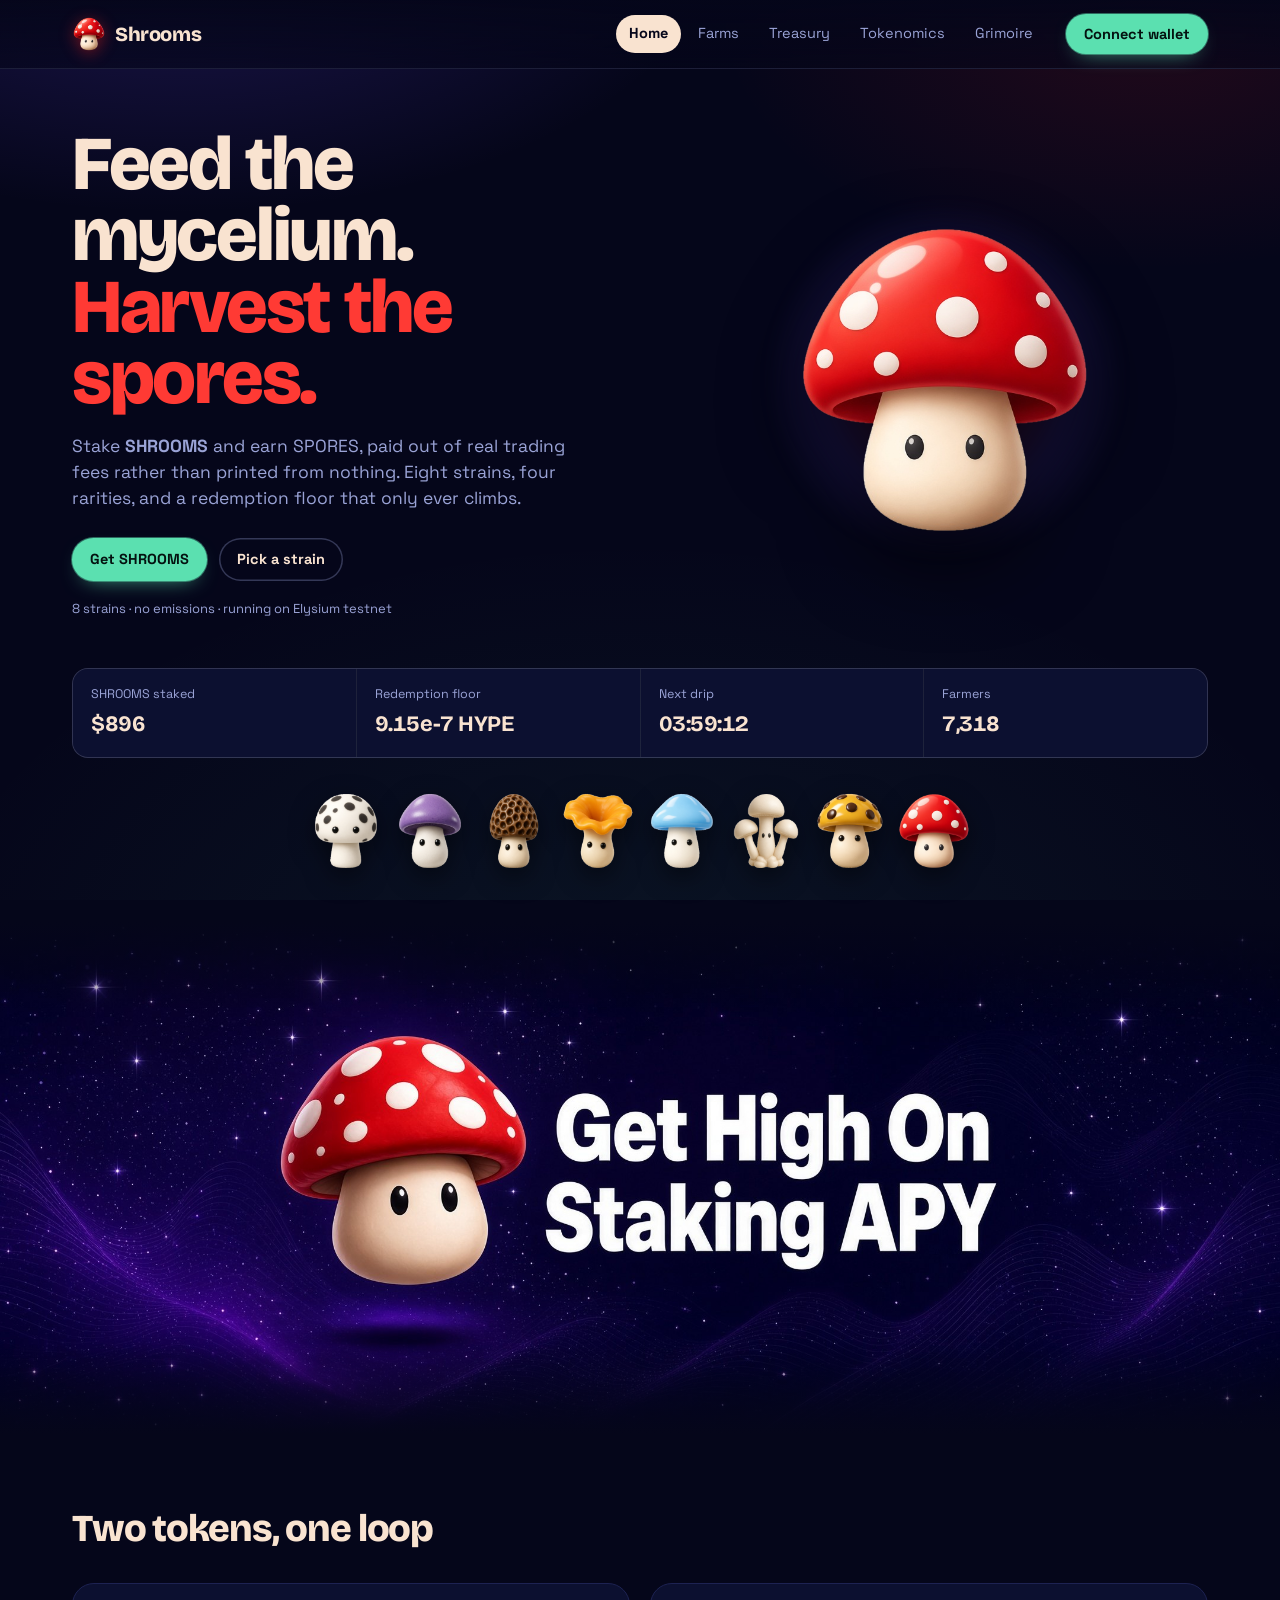
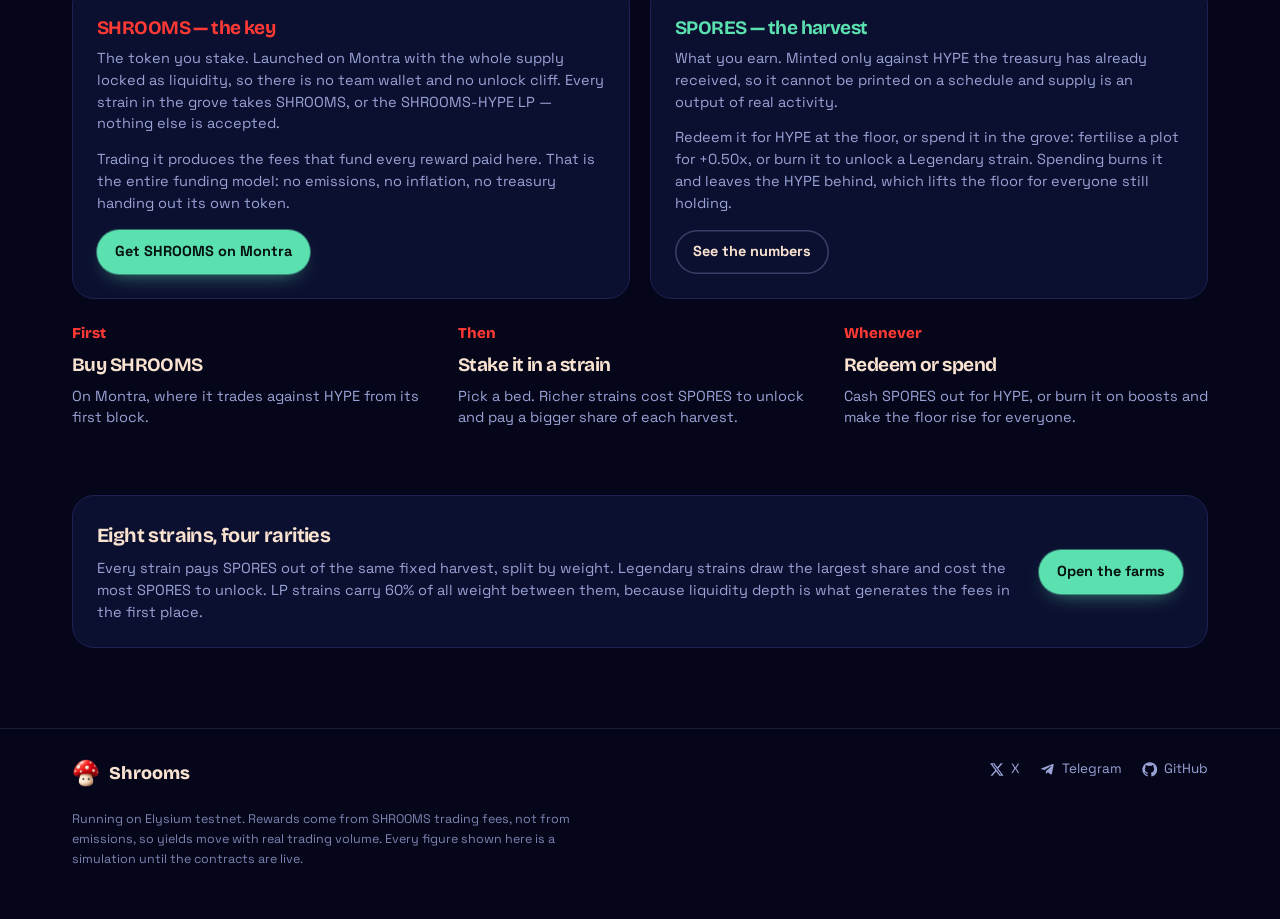
<file: index.html>
<!doctype html>
<html lang="en">
<head>
<meta charset="utf-8">
<meta name="viewport" content="width=device-width, initial-scale=1">
<title>Shrooms — fee-funded yield farms</title>
<meta name="description" content="Stake SHROOMS, earn SPORES from real trading fees. Loot-tiered yield farms on Elysium testnet.">
<link rel="icon" href="assets/icon-32.png" sizes="32x32">
<link rel="apple-touch-icon" href="assets/icon-180.png">
<link rel="preconnect" href="https://fonts.googleapis.com">
<link rel="preconnect" href="https://fonts.gstatic.com" crossorigin>
<link href="https://fonts.googleapis.com/css2?family=Bricolage+Grotesque:opsz,wght@12..96,500;12..96,700;12..96,800&family=Space+Grotesk:wght@400;500;700&display=swap" rel="stylesheet">
<link rel="stylesheet" href="css/app.css">
<style>
  .hero{padding:60px 0 20px;display:grid;grid-template-columns:1.04fr .96fr;gap:40px;align-items:center}
  .hero h1{font-weight:800;font-size:clamp(42px,6.3vw,76px);line-height:.94;margin-bottom:18px}
  .hero h1 .lower{display:block;color:var(--scarlet-hi)}
  .lede{font-size:17.5px;color:var(--muted);max-width:46ch;margin:0 0 26px}
  .hero-cta{display:flex;gap:12px;flex-wrap:wrap}
  .hero-note{font-size:13px;color:var(--muted);margin-top:18px}
  .hero-art{position:relative;display:grid;place-items:center;min-height:340px}
  .hero-art .halo{position:absolute;width:360px;height:360px;border-radius:50%;
    background:radial-gradient(circle,rgba(232,32,31,.3),rgba(107,75,255,.16) 48%,transparent 70%);filter:blur(8px)}
  .hero-art img{position:relative;width:min(320px,74vw);filter:drop-shadow(0 30px 40px rgba(0,0,0,.65));
    animation:idle-bob 5s ease-in-out infinite}
  .steps{margin-top:66px}
  .step-n{font-family:var(--display);font-weight:800;font-size:15px;color:var(--scarlet-hi)}
  .steps h3{font-weight:700;font-size:19px;margin:6px 0 6px}
  .steps p{margin:0;color:var(--muted);font-size:14.5px}
  .preview{display:flex;gap:6px;justify-content:center;margin:34px 0 0;flex-wrap:wrap}
  .preview img{width:78px;height:78px;animation:idle-bob 4.4s ease-in-out infinite;filter:drop-shadow(0 8px 12px rgba(0,0,0,.5))}
  @media (max-width:900px){
    .hero{grid-template-columns:1fr;padding-top:30px;gap:4px}
    .hero-art{order:-1;min-height:180px}
    .hero-art img{width:min(160px,42vw)}
    .hero-art .halo{width:200px;height:200px}
    .preview img{width:56px;height:56px}
  }
</style>
</head>
<body>

<header class="bar">
  <div class="wrap bar-in">
    <a class="brand" href="index.html"><img src="assets/logo.png" alt="" width="34" height="34"><span>Shrooms</span></a>
    <nav class="nav">
      <a href="index.html">Home</a>
      <a href="farms.html">Farms</a>
      <a href="vault.html">Treasury</a>
      <a href="tokenomics.html">Tokenomics</a>
      <a href="grimoire.html">Grimoire</a>
    </nav>
    <button class="btn" data-connect>Connect wallet</button>
  </div>
</header>

<main class="wrap">

  <section class="hero">
    <div>
      <h1>Feed the mycelium.<span class="lower">Harvest the spores.</span></h1>
      <p class="lede">Stake <strong>SHROOMS</strong> and earn SPORES, paid out of real trading fees rather than printed from nothing. Eight strains, four rarities, and a redemption floor that only ever climbs.</p>
      <div class="hero-cta">
        <a class="btn" href="https://montramarkets.xyz/" target="_blank" rel="noopener">Get SHROOMS</a>
        <a class="btn btn-ghost" href="farms.html">Pick a strain</a>
      </div>
      <p class="hero-note">8 strains · no emissions · running on Elysium testnet</p>
    </div>
    <div class="hero-art">
      <span class="halo"></span>
      <img src="assets/logo.png" alt="The Shrooms amanita mascot" width="320" height="320">
    </div>
  </section>

  <dl class="strip">
    <div><dt>SHROOMS staked</dt><dd id="tvl">$0</dd></div>
    <div><dt>Redemption floor</dt><dd>9.15e-7 HYPE</dd></div>
    <div><dt>Next drip</dt><dd id="clock">03:59:12</dd></div>
    <div><dt>Farmers</dt><dd>7,318</dd></div>
  </dl>

  <div class="preview" id="preview"></div>

  <div class="band" style="margin-top:52px">
    <img src="assets/banner.jpg" alt="Get high on staking APY" width="2160" height="864">
  </div>

  <section class="steps">
    <div class="head"><h2>Two tokens, one loop</h2></div>
    <div class="cols-2" style="margin-top:26px">
      <div class="panel">
        <h3 style="color:var(--scarlet-hi)">SHROOMS — the key</h3>
        <p style="margin-bottom:14px">The token you stake. Launched on Montra with the whole supply locked as liquidity, so there is no team wallet and no unlock cliff. Every strain in the grove takes SHROOMS, or the SHROOMS-HYPE LP — nothing else is accepted.</p>
        <p style="margin-bottom:16px">Trading it produces the fees that fund every reward paid here. That is the entire funding model: no emissions, no inflation, no treasury handing out its own token.</p>
        <a class="btn" href="https://montramarkets.xyz/" target="_blank" rel="noopener">Get SHROOMS on Montra</a>
      </div>
      <div class="panel">
        <h3 style="color:var(--spore)">SPORES — the harvest</h3>
        <p style="margin-bottom:14px">What you earn. Minted only against HYPE the treasury has already received, so it cannot be printed on a schedule and supply is an output of real activity.</p>
        <p style="margin-bottom:16px">Redeem it for HYPE at the floor, or spend it in the grove: fertilise a plot for +0.50x, or burn it to unlock a Legendary strain. Spending burns it and leaves the HYPE behind, which lifts the floor for everyone still holding.</p>
        <a class="btn btn-ghost" href="tokenomics.html">See the numbers</a>
      </div>
    </div>

    <div class="cols-3" style="margin-top:22px">
      <div><span class="step-n">First</span><h3>Buy SHROOMS</h3><p>On Montra, where it trades against HYPE from its first block.</p></div>
      <div><span class="step-n">Then</span><h3>Stake it in a strain</h3><p>Pick a bed. Richer strains cost SPORES to unlock and pay a bigger share of each harvest.</p></div>
      <div><span class="step-n">Whenever</span><h3>Redeem or spend</h3><p>Cash SPORES out for HYPE, or burn it on boosts and make the floor rise for everyone.</p></div>
    </div>
  </section>

  <section style="margin-top:66px">
    <div class="panel" style="display:flex;gap:24px;align-items:center;flex-wrap:wrap">
      <div style="flex:1;min-width:260px">
        <h3>Eight strains, four rarities</h3>
        <p>Every strain pays SPORES out of the same fixed harvest, split by weight. Legendary strains draw the largest share and cost the most SPORES to unlock. LP strains carry 60% of all weight between them, because liquidity depth is what generates the fees in the first place.</p>
      </div>
      <a class="btn" href="farms.html">Open the farms</a>
    </div>
  </section>

</main>

<footer>
  <div class="wrap">
    <div class="foot-top">
      <span class="foot-brand"><img src="assets/logo.png" alt="" width="28" height="28">Shrooms</span>
      <div class="socials">
        <a href="https://x.com/Shroomshype" target="_blank" rel="noopener"><svg viewBox="0 0 24 24" aria-hidden="true"><path d="M18.9 2H22l-7.3 8.4L23.3 22h-6.7l-5.2-6.9L5.4 22H2.3l7.8-9L1.7 2h6.9l4.7 6.3L18.9 2Zm-1.1 18h1.7L7.3 3.7H5.5L17.8 20Z"/></svg>X</a>
        <a href="https://t.me/shroomshype" target="_blank" rel="noopener"><svg viewBox="0 0 24 24" aria-hidden="true"><path d="M21.9 4.3 18.9 19c-.2 1-.8 1.3-1.7.8l-4.6-3.4-2.2 2.1c-.3.3-.5.5-1 .5l.3-4.7 8.5-7.7c.4-.3-.1-.5-.6-.2L7.1 12.9l-4.5-1.4c-1-.3-1-1 .2-1.4l17.6-6.8c.8-.3 1.5.2 1.5 1Z"/></svg>Telegram</a>
        <a href="https://github.com/Shroomshype" target="_blank" rel="noopener"><svg viewBox="0 0 24 24" aria-hidden="true"><path d="M12 .5a11.5 11.5 0 0 0-3.6 22.4c.6.1.8-.2.8-.6v-2c-3.2.7-3.9-1.5-3.9-1.5-.5-1.3-1.3-1.7-1.3-1.7-1-.7.1-.7.1-.7 1.1.1 1.7 1.2 1.7 1.2 1 1.7 2.7 1.2 3.4.9.1-.7.4-1.2.7-1.5-2.6-.3-5.3-1.3-5.3-5.8 0-1.3.5-2.3 1.2-3.1-.1-.3-.5-1.5.1-3.1 0 0 1-.3 3.2 1.2a11 11 0 0 1 5.8 0c2.2-1.5 3.2-1.2 3.2-1.2.6 1.6.2 2.8.1 3.1.8.8 1.2 1.8 1.2 3.1 0 4.5-2.7 5.5-5.3 5.8.4.4.8 1.1.8 2.2v3.3c0 .4.2.7.8.6A11.5 11.5 0 0 0 12 .5Z"/></svg>GitHub</a>
      </div>
    </div>
    <p class="disc">Running on Elysium testnet. Rewards come from SHROOMS trading fees, not from emissions, so yields move with real trading volume. Every figure shown here is a simulation until the contracts are live.</p>
  </div>
</footer>

<script src="js/config.js"></script>
<script src="js/data.js"></script>
<script src="js/app.js"></script>
<script>
  Shrooms.markCurrentNav();
  Shrooms.initWallet();
  Shrooms.tickerStrip({
    tvlEl: document.getElementById('tvl'),
    clockEl: document.getElementById('clock'),
    baseTvl: STRAINS.reduce(function (a, f) { return a + f.tvl; }, 0)
  });
  // the whole cast, bobbing out of phase
  document.getElementById('preview').innerHTML = STRAINS.map(function (f, i) {
    return '<img src="assets/strains/' + f.slug + '.png" alt="' + f.name +
           '" style="animation-delay:' + (i * -0.38).toFixed(2) + 's" width="78" height="78">';
  }).join('');
</script>
</body>
</html>
</file>
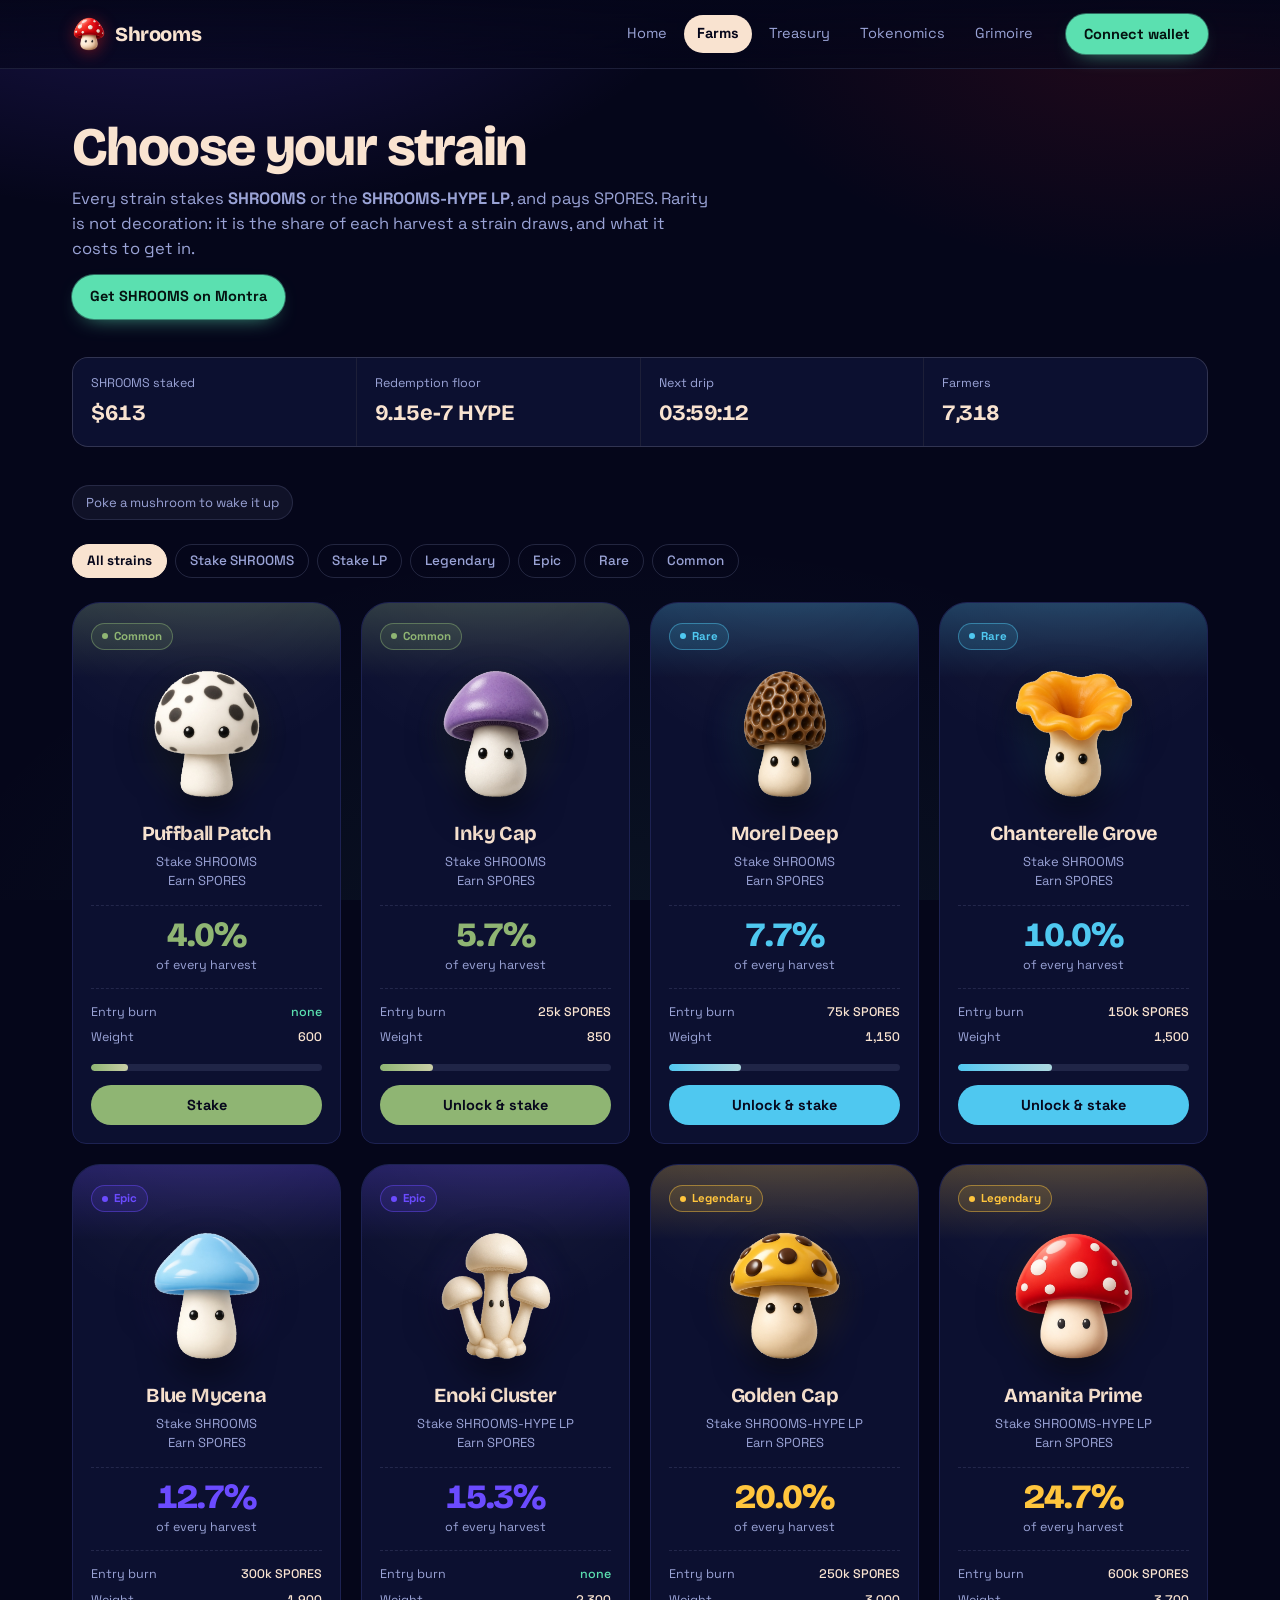
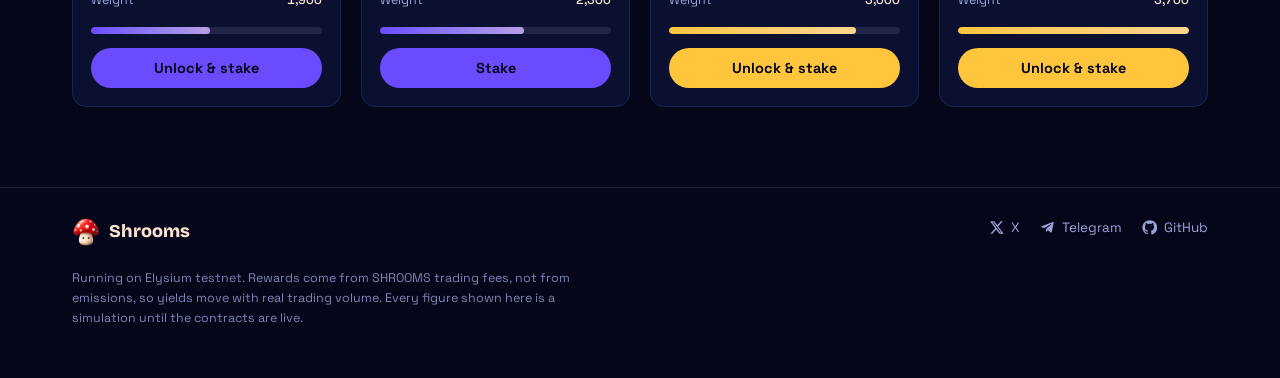
<file: farms.html>
<!doctype html>
<html lang="en">
<head>
<meta charset="utf-8">
<meta name="viewport" content="width=device-width, initial-scale=1">
<title>Farms — Shrooms</title>
<meta name="description" content="Eight strains across four rarities. Stake SHROOMS or the SHROOMS-HYPE LP and earn SPORES from real trading fees.">
<link rel="icon" href="assets/icon-32.png" sizes="32x32">
<link rel="apple-touch-icon" href="assets/icon-180.png">
<link rel="preconnect" href="https://fonts.googleapis.com">
<link rel="preconnect" href="https://fonts.gstatic.com" crossorigin>
<link href="https://fonts.googleapis.com/css2?family=Bricolage+Grotesque:opsz,wght@12..96,500;12..96,700;12..96,800&family=Space+Grotesk:wght@400;500;700&display=swap" rel="stylesheet">
<link rel="stylesheet" href="css/app.css">
<style>
  .hint{
    display:inline-flex;align-items:center;gap:8px;margin:0 0 4px;
    font-size:13px;color:var(--muted);
    background:rgba(154,163,214,.08);border:1px solid var(--edge-soft);
    padding:7px 13px;border-radius:999px;
  }
  .sheet-blurb{color:var(--muted);font-size:13.5px;line-height:1.6;margin:0 0 18px}
</style>
</head>
<body>

<header class="bar">
  <div class="wrap bar-in">
    <a class="brand" href="index.html"><img src="assets/logo.png" alt="" width="34" height="34"><span>Shrooms</span></a>
    <nav class="nav">
      <a href="index.html">Home</a>
      <a href="farms.html">Farms</a>
      <a href="vault.html">Treasury</a>
      <a href="tokenomics.html">Tokenomics</a>
      <a href="grimoire.html">Grimoire</a>
    </nav>
    <button class="btn" data-connect>Connect wallet</button>
  </div>
</header>

<main class="wrap">

  <section class="phead">
    <h1>Choose your strain</h1>
    <p>Every strain stakes <strong>SHROOMS</strong> or the <strong>SHROOMS-HYPE LP</strong>, and pays SPORES. Rarity is not decoration: it is the share of each harvest a strain draws, and what it costs to get in.</p>
    <p style="margin-top:14px"><a class="btn" href="https://montramarkets.xyz/" target="_blank" rel="noopener">Get SHROOMS on Montra</a></p>
  </section>

  <dl class="strip" style="margin-top:28px">
    <div><dt>SHROOMS staked</dt><dd id="tvl">$0</dd></div>
    <div><dt>Redemption floor</dt><dd>9.15e-7 HYPE</dd></div>
    <div><dt>Next drip</dt><dd id="clock">03:59:12</dd></div>
    <div><dt>Farmers</dt><dd>7,318</dd></div>
  </dl>

  <section style="margin-top:38px">
    <p class="hint">Poke a mushroom to wake it up</p>
    <div class="filters" id="filters">
      <button class="chip" aria-pressed="true" data-f="all">All strains</button>
      <button class="chip" aria-pressed="false" data-f="SHROOMS">Stake SHROOMS</button>
      <button class="chip" aria-pressed="false" data-f="SHROOMS_LP">Stake LP</button>
      <button class="chip" aria-pressed="false" data-f="Legendary">Legendary</button>
      <button class="chip" aria-pressed="false" data-f="Epic">Epic</button>
      <button class="chip" aria-pressed="false" data-f="Rare">Rare</button>
      <button class="chip" aria-pressed="false" data-f="Common">Common</button>
    </div>
    <div class="grid" id="grid"></div>
  </section>

</main>

<footer>
  <div class="wrap">
    <div class="foot-top">
      <span class="foot-brand"><img src="assets/logo.png" alt="" width="28" height="28">Shrooms</span>
      <div class="socials">
        <a href="https://x.com/Shroomshype" target="_blank" rel="noopener"><svg viewBox="0 0 24 24" aria-hidden="true"><path d="M18.9 2H22l-7.3 8.4L23.3 22h-6.7l-5.2-6.9L5.4 22H2.3l7.8-9L1.7 2h6.9l4.7 6.3L18.9 2Zm-1.1 18h1.7L7.3 3.7H5.5L17.8 20Z"/></svg>X</a>
        <a href="https://t.me/shroomshype" target="_blank" rel="noopener"><svg viewBox="0 0 24 24" aria-hidden="true"><path d="M21.9 4.3 18.9 19c-.2 1-.8 1.3-1.7.8l-4.6-3.4-2.2 2.1c-.3.3-.5.5-1 .5l.3-4.7 8.5-7.7c.4-.3-.1-.5-.6-.2L7.1 12.9l-4.5-1.4c-1-.3-1-1 .2-1.4l17.6-6.8c.8-.3 1.5.2 1.5 1Z"/></svg>Telegram</a>
        <a href="https://github.com/Shroomshype" target="_blank" rel="noopener"><svg viewBox="0 0 24 24" aria-hidden="true"><path d="M12 .5a11.5 11.5 0 0 0-3.6 22.4c.6.1.8-.2.8-.6v-2c-3.2.7-3.9-1.5-3.9-1.5-.5-1.3-1.3-1.7-1.3-1.7-1-.7.1-.7.1-.7 1.1.1 1.7 1.2 1.7 1.2 1 1.7 2.7 1.2 3.4.9.1-.7.4-1.2.7-1.5-2.6-.3-5.3-1.3-5.3-5.8 0-1.3.5-2.3 1.2-3.1-.1-.3-.5-1.5.1-3.1 0 0 1-.3 3.2 1.2a11 11 0 0 1 5.8 0c2.2-1.5 3.2-1.2 3.2-1.2.6 1.6.2 2.8.1 3.1.8.8 1.2 1.8 1.2 3.1 0 4.5-2.7 5.5-5.3 5.8.4.4.8 1.1.8 2.2v3.3c0 .4.2.7.8.6A11.5 11.5 0 0 0 12 .5Z"/></svg>GitHub</a>
      </div>
    </div>
    <p class="disc">Running on Elysium testnet. Rewards come from SHROOMS trading fees, not from emissions, so yields move with real trading volume. Every figure shown here is a simulation until the contracts are live.</p>
  </div>
</footer>

<div class="veil" id="veil" hidden>
  <div class="sheet" role="dialog" aria-modal="true" aria-labelledby="sheet-name">
    <div class="sheet-top">
      <img id="sheet-img" src="assets/strains/amanita.png" alt="" width="60" height="60">
      <div>
        <h3 id="sheet-name">—</h3>
        <div class="sub" id="sheet-sub">—</div>
      </div>
      <button class="close" id="close" aria-label="Close">×</button>
    </div>
    <p class="sheet-blurb" id="sheet-blurb"></p>

    <div id="gatebox" class="gatebox" hidden>
      <b id="gate-amt">—</b>
      <span>burned once to open this strain. Permanent, and it lifts the redemption floor for every SPORES holder.</span>
    </div>

    <label for="amt">Amount to stake</label>
    <div class="input">
      <input id="amt" type="number" min="0" value="1000" inputmode="decimal">
      <span class="unit" id="amt-unit">SHROOMS</span>
    </div>
    <p class="fine" style="text-align:left;margin:10px 0 0">
      Fertilising this whole position would burn <b id="fert-cost">100 SPORES</b> for +0.50x on it.
    </p>

    <button class="btn" id="plant" style="width:100%;margin-top:18px">Connect wallet to stake</button>
    <a class="getlink" id="getlink" href="https://montramarkets.xyz/" target="_blank" rel="noopener">
      <span id="getlink-label">Get SHROOMS on Montra</span> ↗
    </a>
    <p class="fine">No lockup · withdraw any time · rewards stream for 7 days per drip</p>
  </div>
</div>

<script src="js/config.js"></script>
<script src="js/data.js"></script>
<script src="js/app.js"></script>
<script>
  Shrooms.markCurrentNav();
  Shrooms.initWallet();
  Shrooms.tickerStrip({
    tvlEl: document.getElementById('tvl'),
    clockEl: document.getElementById('clock'),
    baseTvl: STRAINS.reduce(function (a, f) { return a + f.tvl; }, 0)
  });
</script>
<script src="js/farms.js"></script>
</body>
</html>
</file>
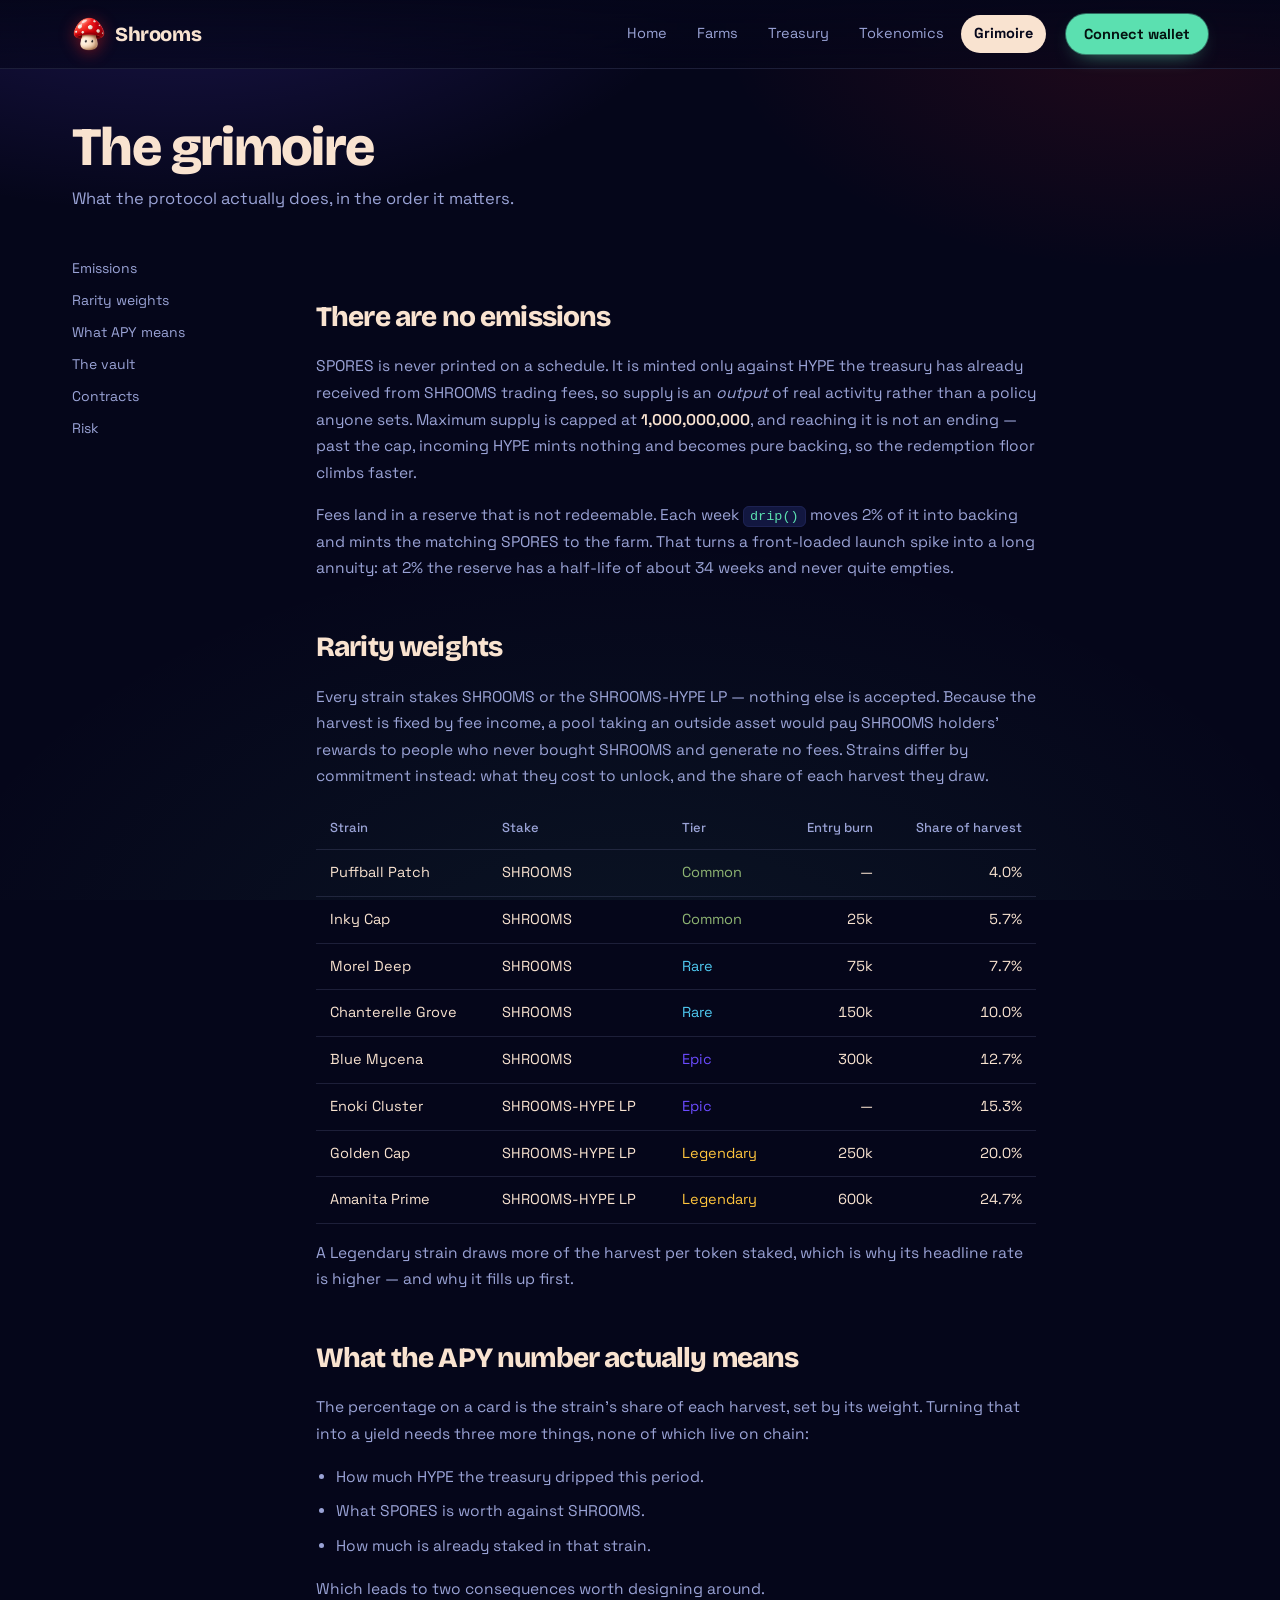
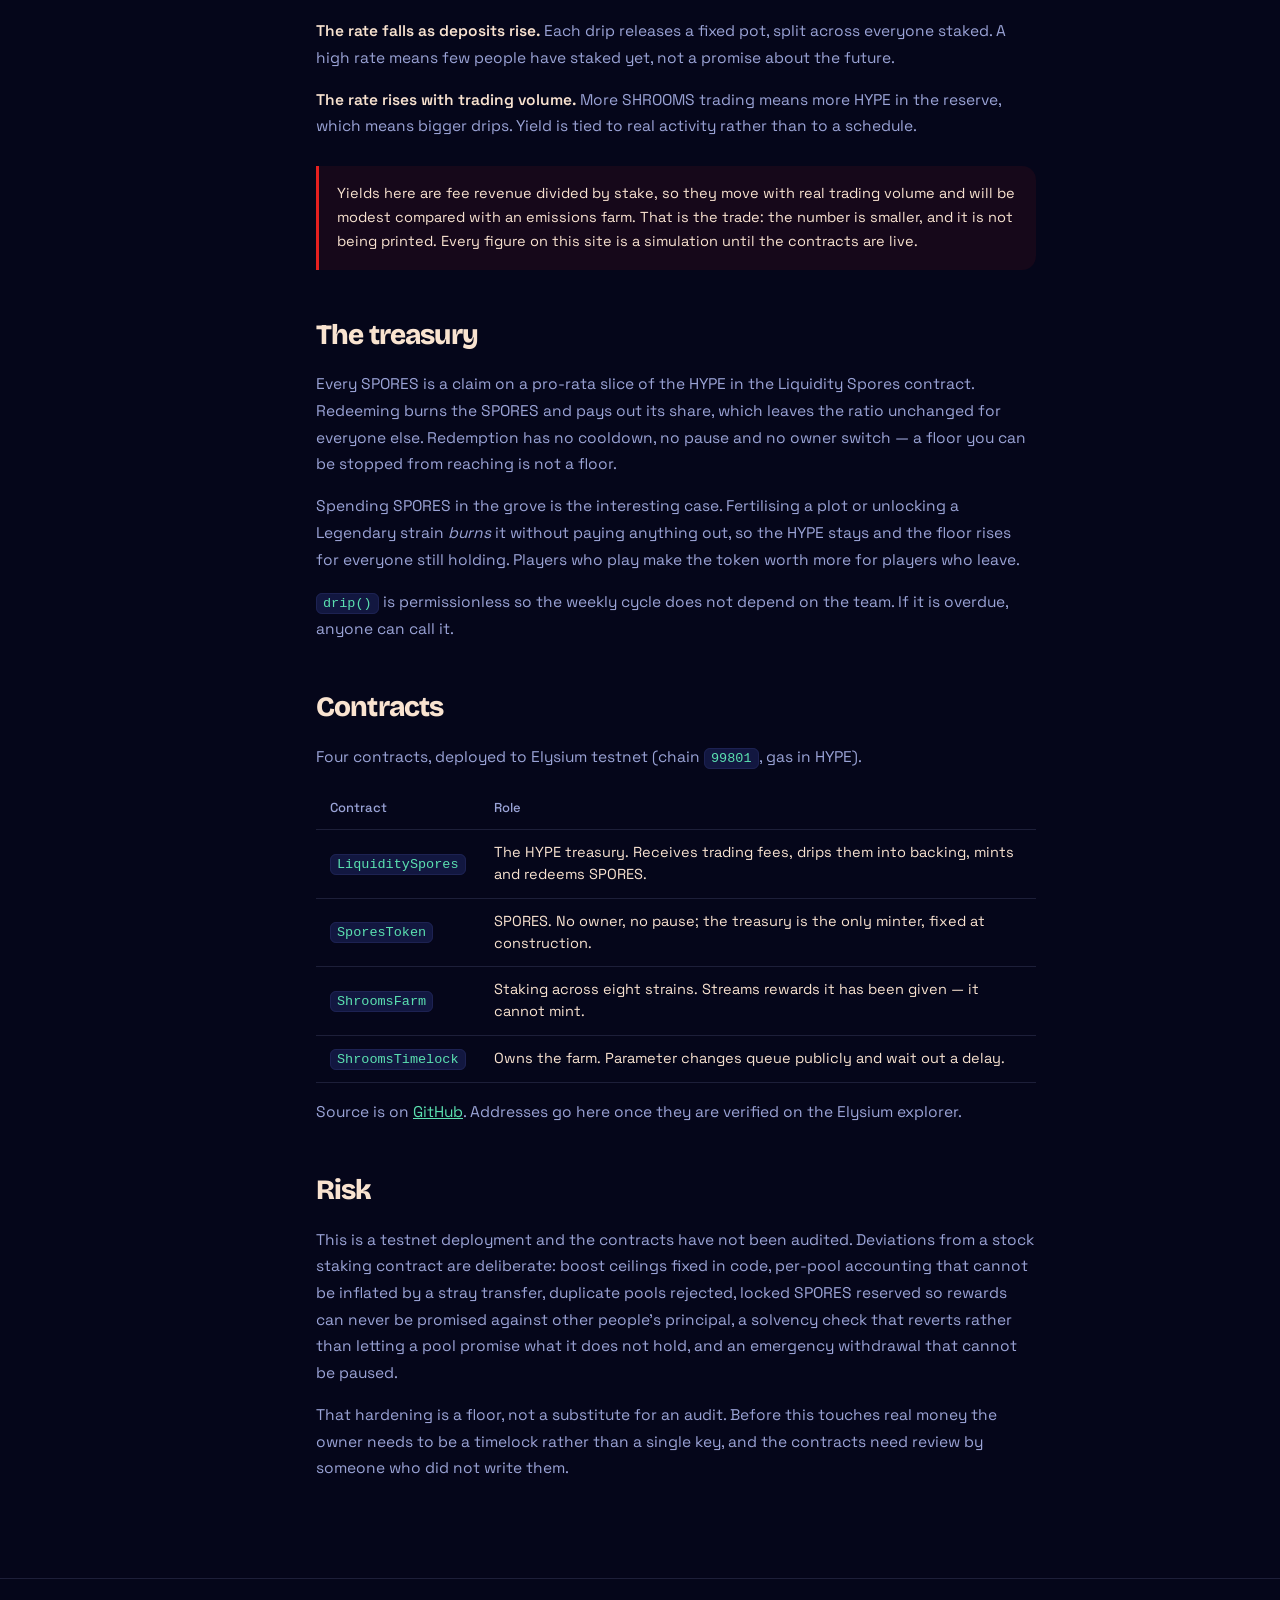
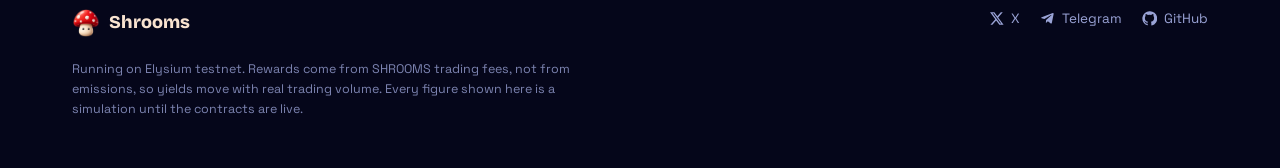
<file: grimoire.html>
<!doctype html>
<html lang="en">
<head>
<meta charset="utf-8">
<meta name="viewport" content="width=device-width, initial-scale=1">
<title>Grimoire — Shrooms</title>
<meta name="description" content="How Shrooms works: emissions, rarity weights, the vault, the contracts, and what the APY number actually means.">
<link rel="icon" href="assets/icon-32.png" sizes="32x32">
<link rel="apple-touch-icon" href="assets/icon-180.png">
<link rel="preconnect" href="https://fonts.googleapis.com">
<link rel="preconnect" href="https://fonts.gstatic.com" crossorigin>
<link href="https://fonts.googleapis.com/css2?family=Bricolage+Grotesque:opsz,wght@12..96,500;12..96,700;12..96,800&family=Space+Grotesk:wght@400;500;700&display=swap" rel="stylesheet">
<link rel="stylesheet" href="css/app.css">
<style>
  .toc{
    position:sticky;top:92px;align-self:start;
    font-size:14px;line-height:2;
  }
  .toc a{color:var(--muted);text-decoration:none;display:block;padding:2px 0}
  .toc a:hover{color:var(--cream)}
  .doc{display:grid;grid-template-columns:200px 1fr;gap:44px;margin-top:30px}
  @media (max-width:900px){ .doc{grid-template-columns:1fr} .toc{display:none} }
</style>
</head>
<body>

<header class="bar">
  <div class="wrap bar-in">
    <a class="brand" href="index.html"><img src="assets/logo.png" alt="" width="34" height="34"><span>Shrooms</span></a>
    <nav class="nav">
      <a href="index.html">Home</a>
      <a href="farms.html">Farms</a>
      <a href="vault.html">Treasury</a>
      <a href="tokenomics.html">Tokenomics</a>
      <a href="grimoire.html">Grimoire</a>
    </nav>
    <button class="btn" data-connect>Connect wallet</button>
  </div>
</header>

<main class="wrap">

  <section class="phead">
    <h1>The grimoire</h1>
    <p>What the protocol actually does, in the order it matters.</p>
  </section>

  <div class="doc">
    <nav class="toc">
      <a href="#emissions">Emissions</a>
      <a href="#rarity">Rarity weights</a>
      <a href="#apy">What APY means</a>
      <a href="#vault">The vault</a>
      <a href="#contracts">Contracts</a>
      <a href="#risk">Risk</a>
    </nav>

    <div class="prose">

      <h2 id="emissions">There are no emissions</h2>
      <p>SPORES is never printed on a schedule. It is minted only against HYPE the treasury has already received from SHROOMS trading fees, so supply is an <em>output</em> of real activity rather than a policy anyone sets. Maximum supply is capped at <strong>1,000,000,000</strong>, and reaching it is not an ending — past the cap, incoming HYPE mints nothing and becomes pure backing, so the redemption floor climbs faster.</p>
      <p>Fees land in a reserve that is not redeemable. Each week <code>drip()</code> moves 2% of it into backing and mints the matching SPORES to the farm. That turns a front-loaded launch spike into a long annuity: at 2% the reserve has a half-life of about 34 weeks and never quite empties.</p>

      <h2 id="rarity">Rarity weights</h2>
      <p>Every strain stakes SHROOMS or the SHROOMS-HYPE LP — nothing else is accepted. Because the harvest is fixed by fee income, a pool taking an outside asset would pay SHROOMS holders' rewards to people who never bought SHROOMS and generate no fees. Strains differ by commitment instead: what they cost to unlock, and the share of each harvest they draw.</p>
      <table>
        <thead><tr><th>Strain</th><th>Stake</th><th>Tier</th><th class="num">Entry burn</th><th class="num">Share of harvest</th></tr></thead>
        <tbody id="weights"></tbody>
      </table>
      <p>A Legendary strain draws more of the harvest per token staked, which is why its headline rate is higher — and why it fills up first.</p>

      <h2 id="apy">What the APY number actually means</h2>
      <p>The percentage on a card is the strain's share of each harvest, set by its weight. Turning that into a yield needs three more things, none of which live on chain:</p>
      <ul>
        <li>How much HYPE the treasury dripped this period.</li>
        <li>What SPORES is worth against SHROOMS.</li>
        <li>How much is already staked in that strain.</li>
      </ul>
      <p>Which leads to two consequences worth designing around.</p>
      <p><strong>The rate falls as deposits rise.</strong> Each drip releases a fixed pot, split across everyone staked. A high rate means few people have staked yet, not a promise about the future.</p>
      <p><strong>The rate rises with trading volume.</strong> More SHROOMS trading means more HYPE in the reserve, which means bigger drips. Yield is tied to real activity rather than to a schedule.</p>

      <div class="note">
        <p>Yields here are fee revenue divided by stake, so they move with real trading volume and will be modest compared with an emissions farm. That is the trade: the number is smaller, and it is not being printed. Every figure on this site is a simulation until the contracts are live.</p>
      </div>

      <h2 id="vault">The treasury</h2>
      <p>Every SPORES is a claim on a pro-rata slice of the HYPE in the Liquidity Spores contract. Redeeming burns the SPORES and pays out its share, which leaves the ratio unchanged for everyone else. Redemption has no cooldown, no pause and no owner switch — a floor you can be stopped from reaching is not a floor.</p>
      <p>Spending SPORES in the grove is the interesting case. Fertilising a plot or unlocking a Legendary strain <em>burns</em> it without paying anything out, so the HYPE stays and the floor rises for everyone still holding. Players who play make the token worth more for players who leave.</p>
      <p><code>drip()</code> is permissionless so the weekly cycle does not depend on the team. If it is overdue, anyone can call it.</p>

      <h2 id="contracts">Contracts</h2>
      <p>Four contracts, deployed to Elysium testnet (chain <code>99801</code>, gas in HYPE).</p>
      <table>
        <thead><tr><th>Contract</th><th>Role</th></tr></thead>
        <tbody>
          <tr><td><code>LiquiditySpores</code></td><td>The HYPE treasury. Receives trading fees, drips them into backing, mints and redeems SPORES.</td></tr>
          <tr><td><code>SporesToken</code></td><td>SPORES. No owner, no pause; the treasury is the only minter, fixed at construction.</td></tr>
          <tr><td><code>ShroomsFarm</code></td><td>Staking across eight strains. Streams rewards it has been given — it cannot mint.</td></tr>
          <tr><td><code>ShroomsTimelock</code></td><td>Owns the farm. Parameter changes queue publicly and wait out a delay.</td></tr>
        </tbody>
      </table>
      <p>Source is on <a href="https://github.com/Shroomshype" target="_blank" rel="noopener">GitHub</a>. Addresses go here once they are verified on the Elysium explorer.</p>

      <h2 id="risk">Risk</h2>
      <p>This is a testnet deployment and the contracts have not been audited. Deviations from a stock staking contract are deliberate: boost ceilings fixed in code, per-pool accounting that cannot be inflated by a stray transfer, duplicate pools rejected, locked SPORES reserved so rewards can never be promised against other people's principal, a solvency check that reverts rather than letting a pool promise what it does not hold, and an emergency withdrawal that cannot be paused.</p>
      <p>That hardening is a floor, not a substitute for an audit. Before this touches real money the owner needs to be a timelock rather than a single key, and the contracts need review by someone who did not write them.</p>

    </div>
  </div>

</main>

<footer>
  <div class="wrap">
    <div class="foot-top">
      <span class="foot-brand"><img src="assets/logo.png" alt="" width="28" height="28">Shrooms</span>
      <div class="socials">
        <a href="https://x.com/Shroomshype" target="_blank" rel="noopener"><svg viewBox="0 0 24 24" aria-hidden="true"><path d="M18.9 2H22l-7.3 8.4L23.3 22h-6.7l-5.2-6.9L5.4 22H2.3l7.8-9L1.7 2h6.9l4.7 6.3L18.9 2Zm-1.1 18h1.7L7.3 3.7H5.5L17.8 20Z"/></svg>X</a>
        <a href="https://t.me/shroomshype" target="_blank" rel="noopener"><svg viewBox="0 0 24 24" aria-hidden="true"><path d="M21.9 4.3 18.9 19c-.2 1-.8 1.3-1.7.8l-4.6-3.4-2.2 2.1c-.3.3-.5.5-1 .5l.3-4.7 8.5-7.7c.4-.3-.1-.5-.6-.2L7.1 12.9l-4.5-1.4c-1-.3-1-1 .2-1.4l17.6-6.8c.8-.3 1.5.2 1.5 1Z"/></svg>Telegram</a>
        <a href="https://github.com/Shroomshype" target="_blank" rel="noopener"><svg viewBox="0 0 24 24" aria-hidden="true"><path d="M12 .5a11.5 11.5 0 0 0-3.6 22.4c.6.1.8-.2.8-.6v-2c-3.2.7-3.9-1.5-3.9-1.5-.5-1.3-1.3-1.7-1.3-1.7-1-.7.1-.7.1-.7 1.1.1 1.7 1.2 1.7 1.2 1 1.7 2.7 1.2 3.4.9.1-.7.4-1.2.7-1.5-2.6-.3-5.3-1.3-5.3-5.8 0-1.3.5-2.3 1.2-3.1-.1-.3-.5-1.5.1-3.1 0 0 1-.3 3.2 1.2a11 11 0 0 1 5.8 0c2.2-1.5 3.2-1.2 3.2-1.2.6 1.6.2 2.8.1 3.1.8.8 1.2 1.8 1.2 3.1 0 4.5-2.7 5.5-5.3 5.8.4.4.8 1.1.8 2.2v3.3c0 .4.2.7.8.6A11.5 11.5 0 0 0 12 .5Z"/></svg>GitHub</a>
      </div>
    </div>
    <p class="disc">Running on Elysium testnet. Rewards come from SHROOMS trading fees, not from emissions, so yields move with real trading volume. Every figure shown here is a simulation until the contracts are live.</p>
  </div>
</footer>

<script src="js/config.js"></script>
<script src="js/data.js"></script>
<script src="js/app.js"></script>
<script>
  Shrooms.markCurrentNav();
  Shrooms.initWallet();

  // Weights mirror scripts/deploy.js in the contracts repo.
  var WEIGHTS = STRAINS.map(function (f) { return f.weight; });
  var total = WEIGHTS.reduce(function (a, b) { return a + b; }, 0);
  document.getElementById('weights').innerHTML = STRAINS.map(function (f, i) {
    var pct = (WEIGHTS[i] / total * 100).toFixed(1);
    return '<tr><td>' + f.name + '</td>' +
           '<td>' + STAKE_LABEL[f.stake] + '</td>' +
           '<td style="color:' + TIER_VAR[f.tier] + '">' + f.tier + '</td>' +
           '<td class="num">' + (f.gate ? (f.gate / 1000) + 'k' : '—') + '</td>' +
           '<td class="num">' + pct + '%</td></tr>';
  }).join('');
</script>
</body>
</html>
</file>
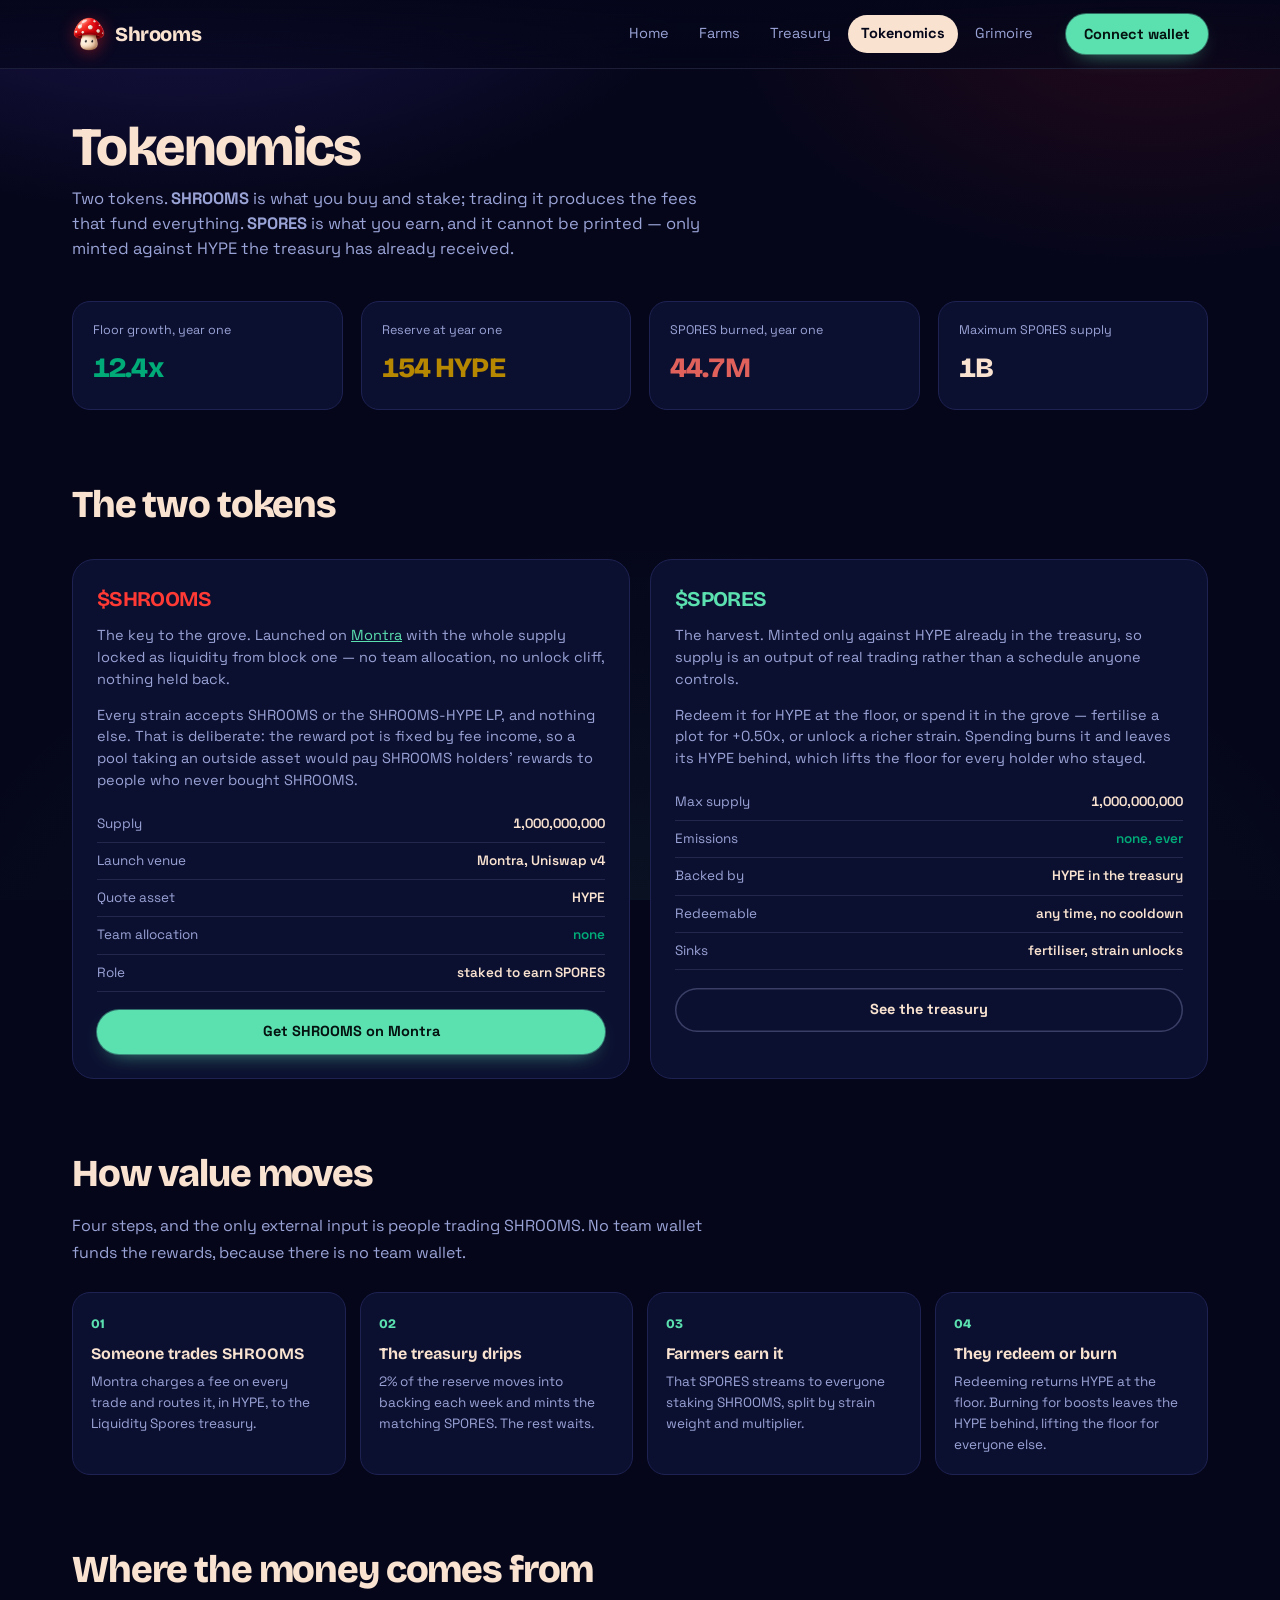
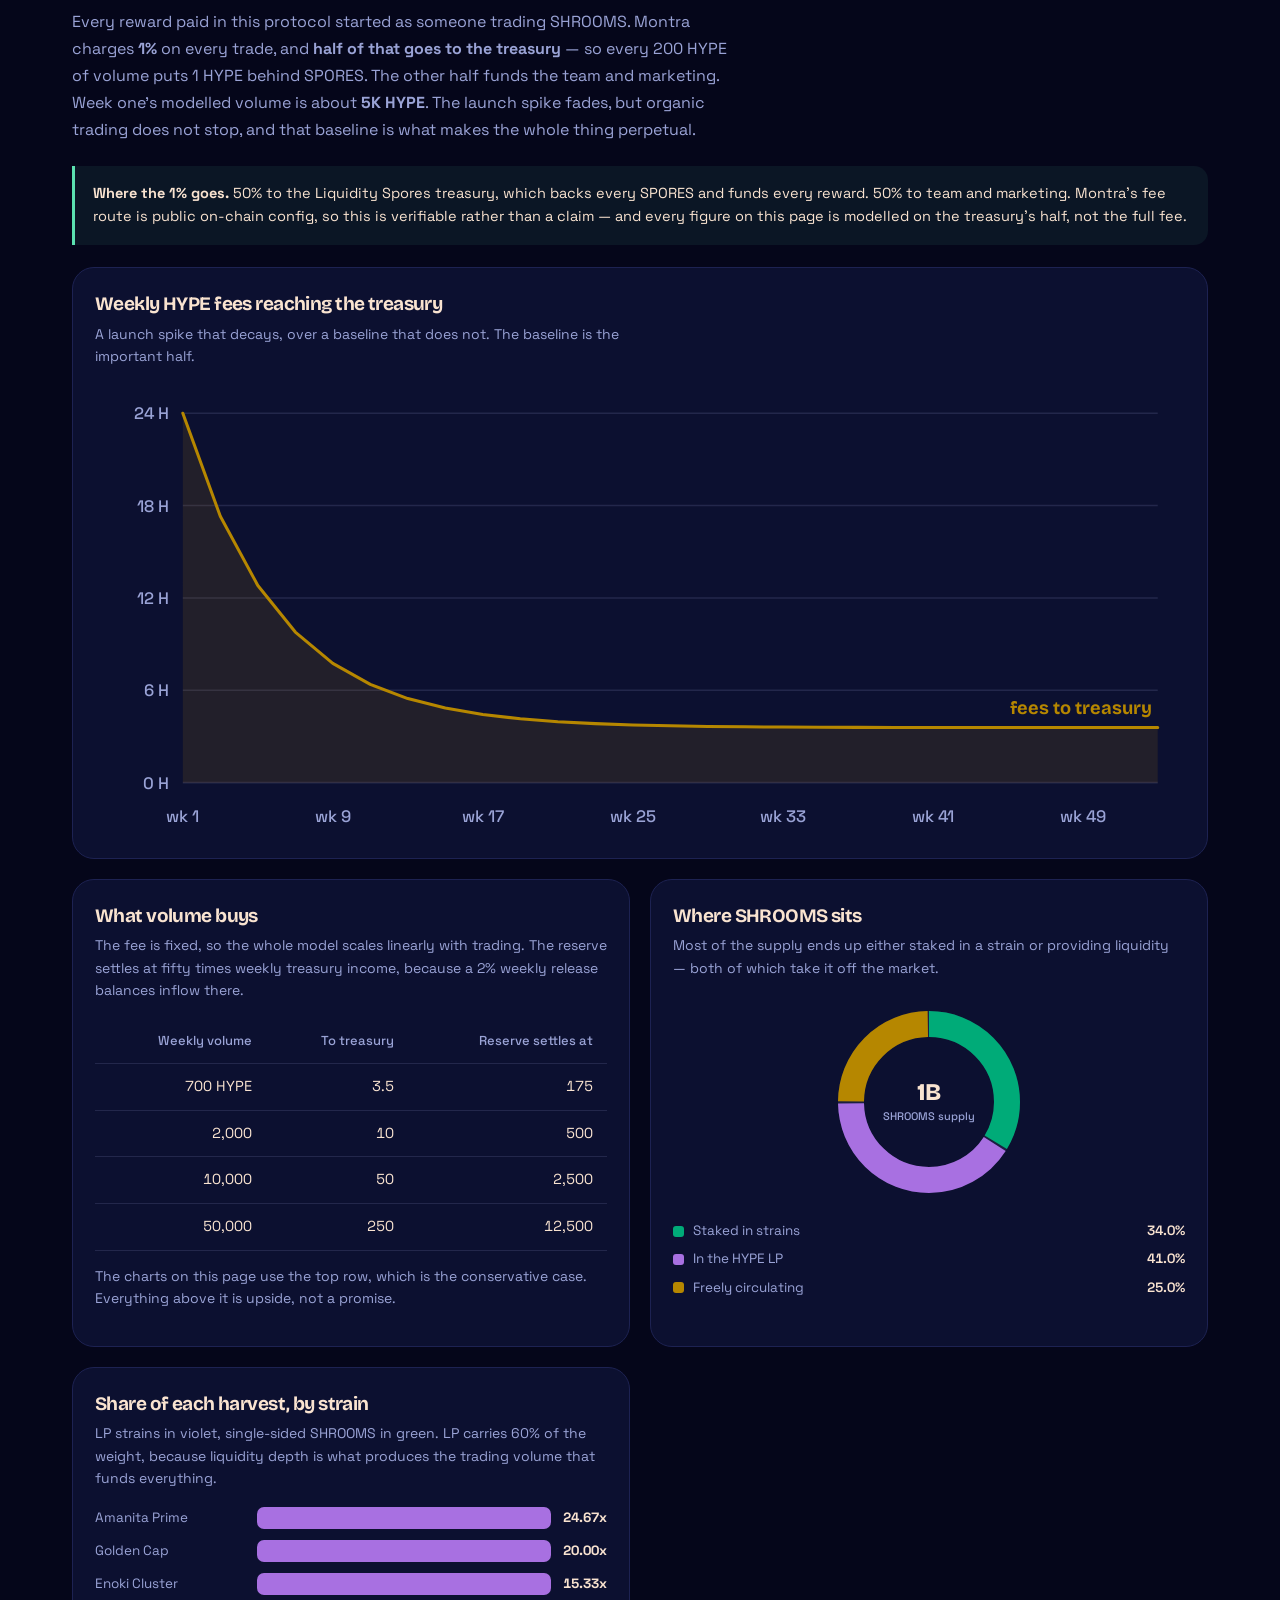
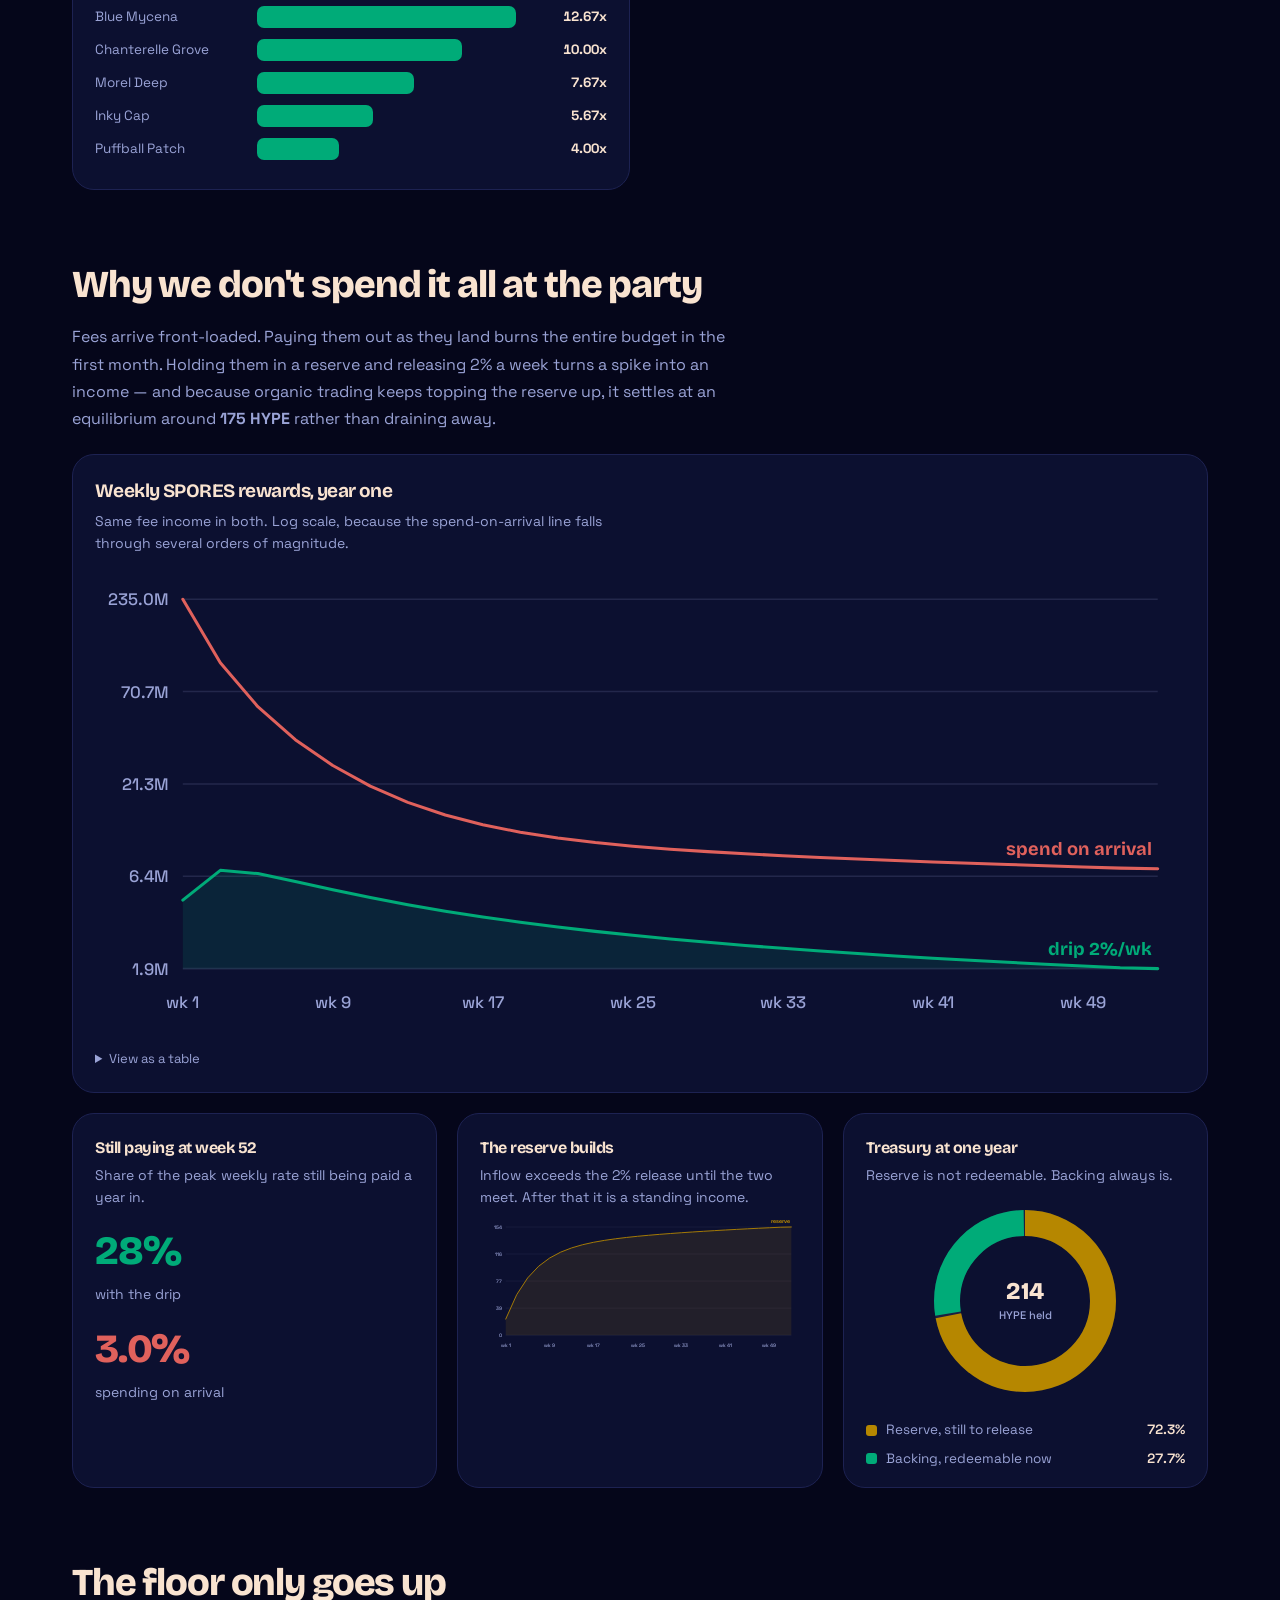
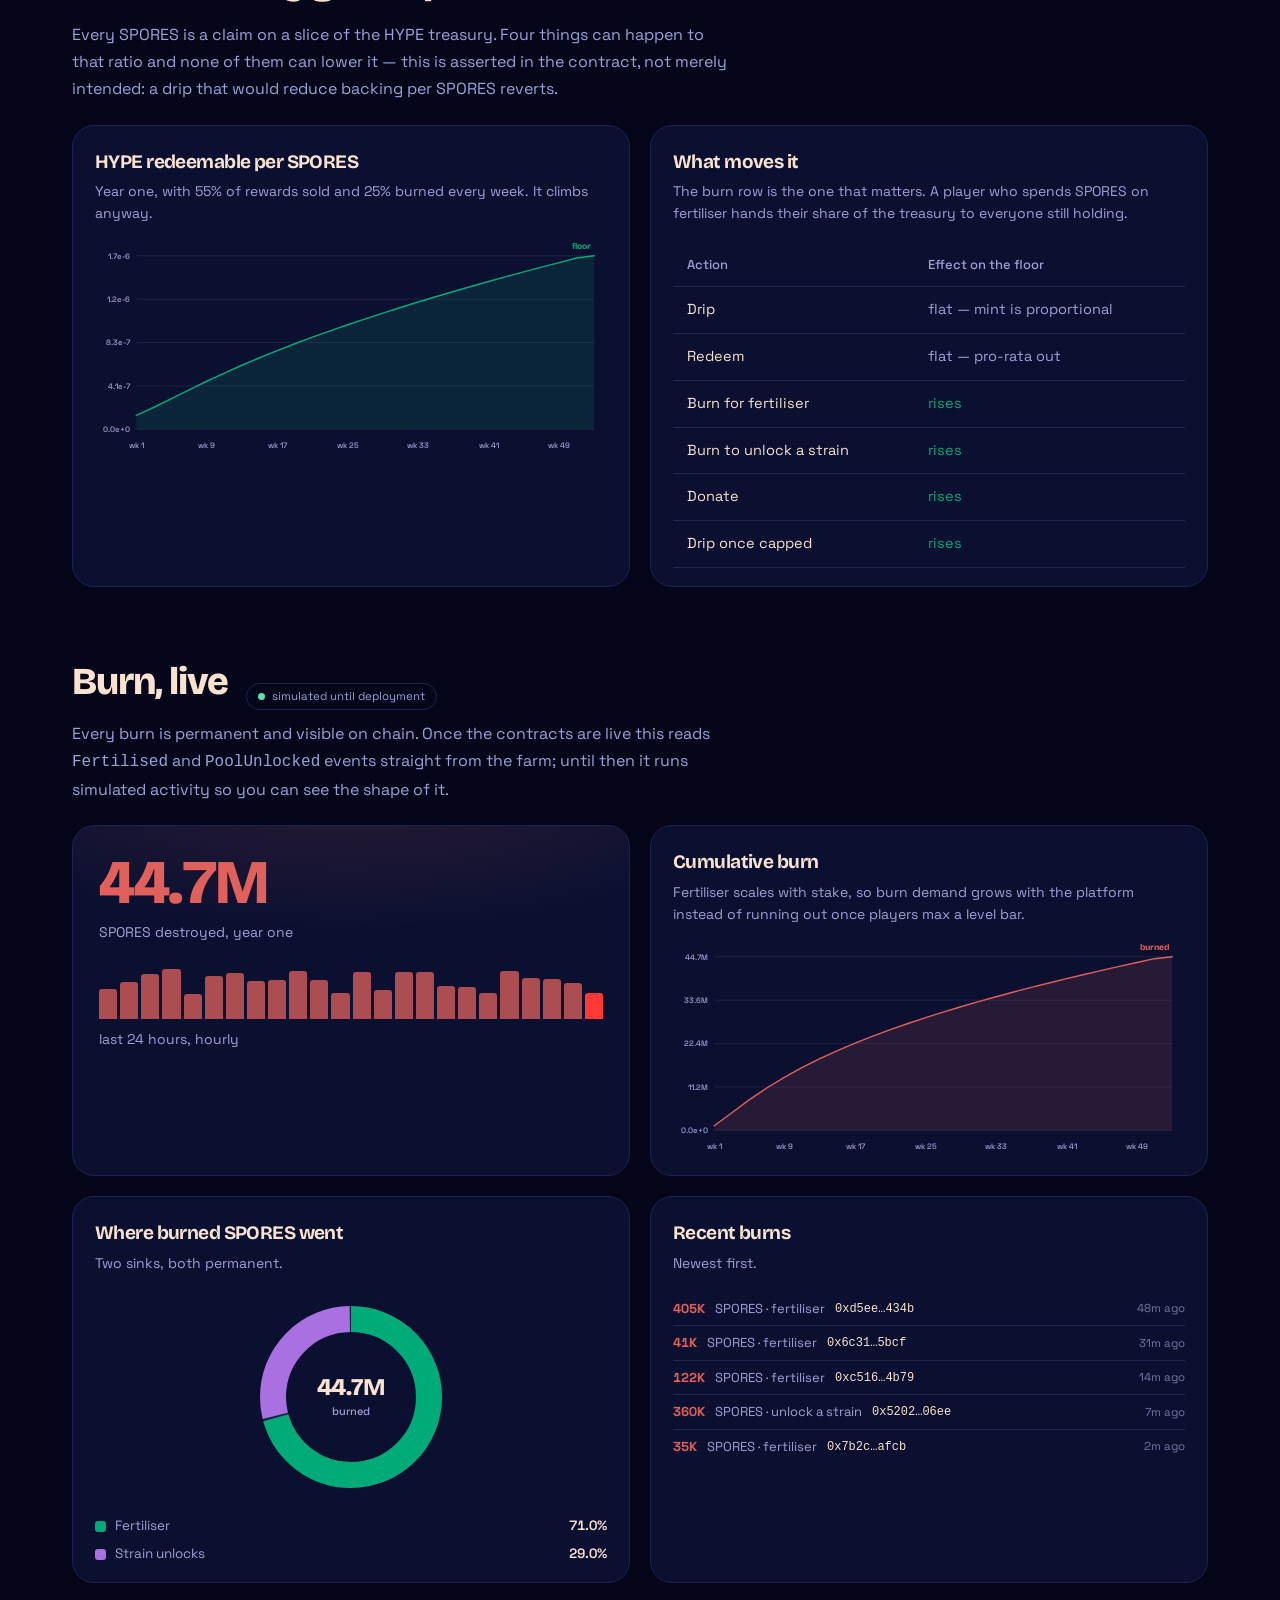
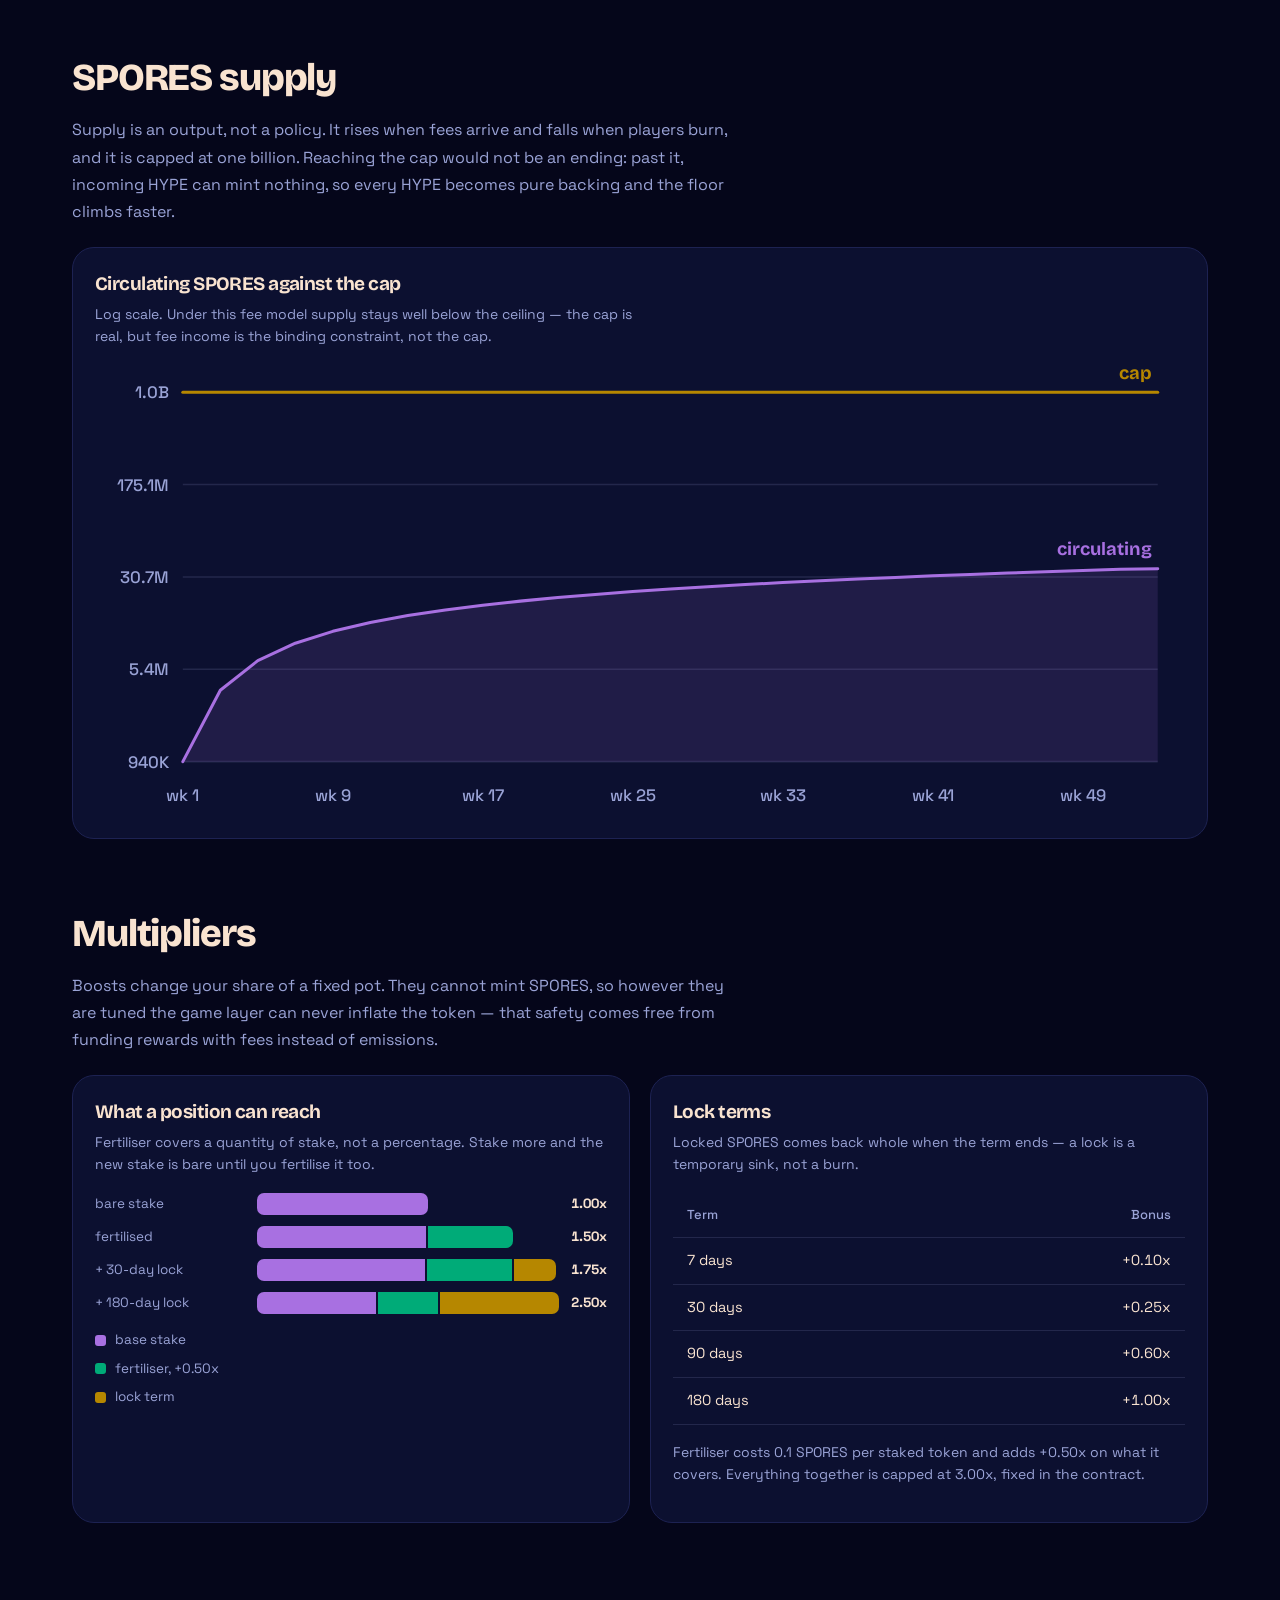
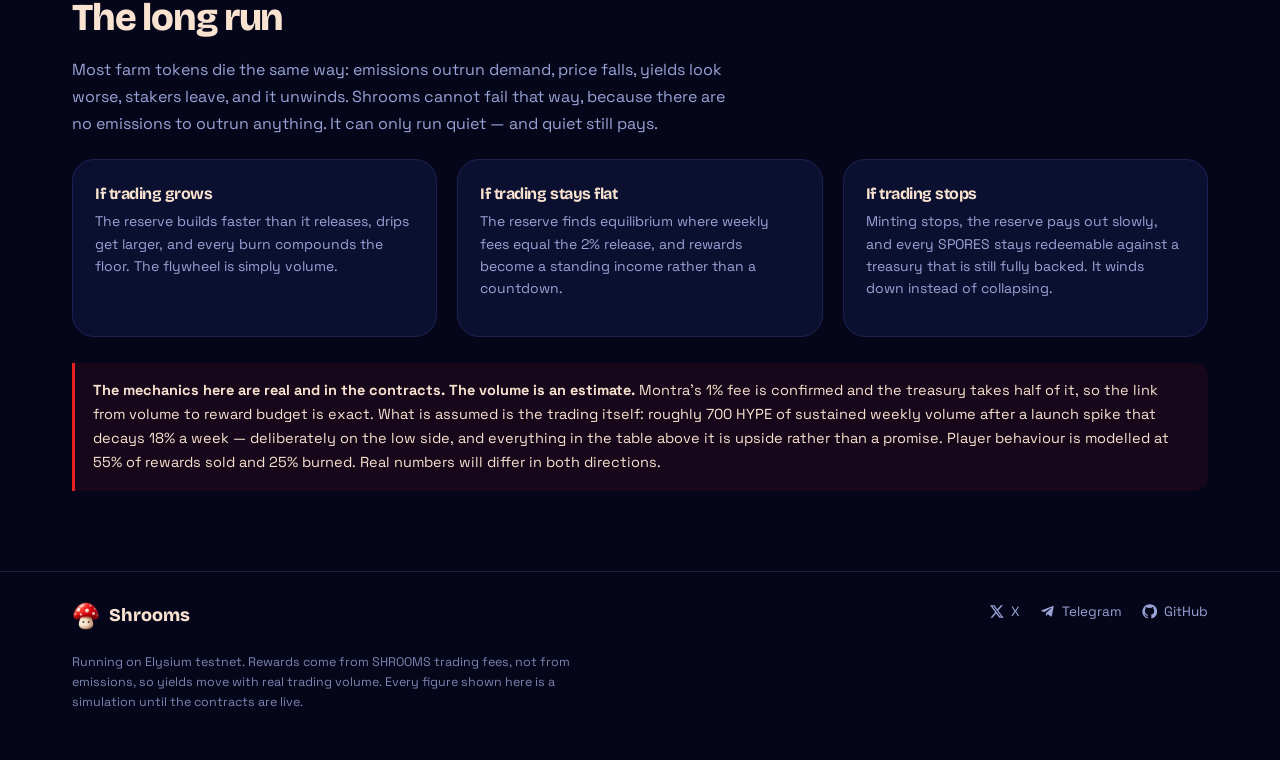
<file: tokenomics.html>
<!doctype html>
<html lang="en">
<head>
<meta charset="utf-8">
<meta name="viewport" content="width=device-width, initial-scale=1">
<title>Tokenomics — Shrooms</title>
<meta name="description" content="How SHROOMS trading funds SPORES rewards, why the redemption floor only climbs, and what year one looks like.">
<link rel="icon" href="assets/icon-32.png" sizes="32x32">
<link rel="apple-touch-icon" href="assets/icon-180.png">
<link rel="preconnect" href="https://fonts.googleapis.com">
<link rel="preconnect" href="https://fonts.gstatic.com" crossorigin>
<link href="https://fonts.googleapis.com/css2?family=Bricolage+Grotesque:opsz,wght@12..96,500;12..96,700;12..96,800&family=Space+Grotesk:wght@400;500;700&display=swap" rel="stylesheet">
<link rel="stylesheet" href="css/app.css">
<style>
  .loop{display:grid;grid-template-columns:repeat(4,1fr);gap:14px;margin-top:26px}
  .loop div{background:var(--void-2);border:1px solid var(--edge);border-radius:18px;padding:18px}
  .loop .n{font-family:var(--display);font-weight:800;font-size:13px;color:var(--spore)}
  .loop h4{font-family:var(--display);font-weight:700;font-size:16px;margin:7px 0 6px}
  .loop p{margin:0;color:var(--muted);font-size:13.5px;line-height:1.55}
  .grid2{display:grid;grid-template-columns:1fr 1fr;gap:20px;margin-top:20px}
  .grid3{display:grid;grid-template-columns:repeat(3,1fr);gap:20px;margin-top:20px}
  .hero-stats{display:grid;grid-template-columns:repeat(4,1fr);gap:18px;margin-top:30px}
  .hero-stats div{background:var(--void-2);border:1px solid var(--edge);border-radius:18px;padding:20px}
  .hero-stats dt{font-size:12.5px;color:var(--muted);margin-bottom:7px;line-height:1.4}
  .hero-stats dd{margin:0;font-family:var(--display);font-weight:800;font-size:28px;letter-spacing:-.03em;font-variant-numeric:tabular-nums}
  .sec{margin-top:66px}
  .sec > p.lede{color:var(--muted);font-size:16px;max-width:66ch;margin:10px 0 0;line-height:1.7}
  .tokencard{display:grid;grid-template-columns:1fr 1fr;gap:20px;margin-top:26px}
  .tokencard .panel h3{font-size:21px;margin-bottom:10px}
  .tokencard .panel p{margin-bottom:14px}
  .kv{display:flex;justify-content:space-between;font-size:13.5px;padding:8px 0;border-bottom:1px solid var(--edge-soft)}
  .kv:last-child{border-bottom:0}
  .kv span{color:var(--muted)}
  .kv b{font-weight:600;font-variant-numeric:tabular-nums}
  @media (max-width:900px){
    .loop,.grid2,.grid3,.tokencard{grid-template-columns:1fr}
    .hero-stats{grid-template-columns:repeat(2,1fr);gap:12px}
    .hero-stats div{padding:16px}
    .hero-stats dd{font-size:23px}
    .hero-stats dt{font-size:11.5px}
  }
</style>
</head>
<body>

<header class="bar">
  <div class="wrap bar-in">
    <a class="brand" href="index.html"><img src="assets/logo.png" alt="" width="34" height="34"><span>Shrooms</span></a>
    <nav class="nav">
      <a href="index.html">Home</a>
      <a href="farms.html">Farms</a>
      <a href="vault.html">Treasury</a>
      <a href="tokenomics.html">Tokenomics</a>
      <a href="grimoire.html">Grimoire</a>
    </nav>
    <button class="btn" data-connect>Connect wallet</button>
  </div>
</header>

<main class="wrap">

  <section class="phead">
    <h1>Tokenomics</h1>
    <p>Two tokens. <strong>SHROOMS</strong> is what you buy and stake; trading it produces the fees that fund everything. <strong>SPORES</strong> is what you earn, and it cannot be printed — only minted against HYPE the treasury has already received.</p>
  </section>

  <dl class="hero-stats">
    <div><dt>Floor growth, year one</dt><dd id="s-floor" style="color:var(--c-mint)">—</dd></div>
    <div><dt>Reserve at year one</dt><dd id="s-reserve" style="color:var(--c-amber)">—</dd></div>
    <div><dt>SPORES burned, year one</dt><dd id="s-burned" style="color:var(--c-red)">—</dd></div>
    <div><dt>Maximum SPORES supply</dt><dd>1B</dd></div>
  </dl>

  <!-- ================================================== the two tokens -->
  <section class="sec">
    <div class="head"><h2>The two tokens</h2></div>
    <div class="tokencard">
      <div class="panel">
        <h3 style="color:var(--scarlet-hi)">$SHROOMS</h3>
        <p>The key to the grove. Launched on <a href="https://montramarkets.xyz/" target="_blank" rel="noopener" style="color:var(--spore)">Montra</a> with the whole supply locked as liquidity from block one — no team allocation, no unlock cliff, nothing held back.</p>
        <p>Every strain accepts SHROOMS or the SHROOMS-HYPE LP, and nothing else. That is deliberate: the reward pot is fixed by fee income, so a pool taking an outside asset would pay SHROOMS holders' rewards to people who never bought SHROOMS.</p>
        <div class="kv"><span>Supply</span><b>1,000,000,000</b></div>
        <div class="kv"><span>Launch venue</span><b>Montra, Uniswap v4</b></div>
        <div class="kv"><span>Quote asset</span><b>HYPE</b></div>
        <div class="kv"><span>Team allocation</span><b style="color:var(--c-mint)">none</b></div>
        <div class="kv"><span>Role</span><b>staked to earn SPORES</b></div>
        <a class="btn" style="width:100%;margin-top:18px" href="https://montramarkets.xyz/" target="_blank" rel="noopener">Get SHROOMS on Montra</a>
      </div>
      <div class="panel">
        <h3 style="color:var(--spore)">$SPORES</h3>
        <p>The harvest. Minted only against HYPE already in the treasury, so supply is an output of real trading rather than a schedule anyone controls.</p>
        <p>Redeem it for HYPE at the floor, or spend it in the grove — fertilise a plot for +0.50x, or unlock a richer strain. Spending burns it and leaves its HYPE behind, which lifts the floor for every holder who stayed.</p>
        <div class="kv"><span>Max supply</span><b>1,000,000,000</b></div>
        <div class="kv"><span>Emissions</span><b style="color:var(--c-mint)">none, ever</b></div>
        <div class="kv"><span>Backed by</span><b>HYPE in the treasury</b></div>
        <div class="kv"><span>Redeemable</span><b>any time, no cooldown</b></div>
        <div class="kv"><span>Sinks</span><b>fertiliser, strain unlocks</b></div>
        <a class="btn btn-ghost" style="width:100%;margin-top:18px" href="vault.html">See the treasury</a>
      </div>
    </div>
  </section>

  <!-- ========================================================== the loop -->
  <section class="sec">
    <div class="head"><h2>How value moves</h2></div>
    <p class="lede">Four steps, and the only external input is people trading SHROOMS. No team wallet funds the rewards, because there is no team wallet.</p>
    <div class="loop">
      <div><span class="n">01</span><h4>Someone trades SHROOMS</h4><p>Montra charges a fee on every trade and routes it, in HYPE, to the Liquidity Spores treasury.</p></div>
      <div><span class="n">02</span><h4>The treasury drips</h4><p>2% of the reserve moves into backing each week and mints the matching SPORES. The rest waits.</p></div>
      <div><span class="n">03</span><h4>Farmers earn it</h4><p>That SPORES streams to everyone staking SHROOMS, split by strain weight and multiplier.</p></div>
      <div><span class="n">04</span><h4>They redeem or burn</h4><p>Redeeming returns HYPE at the floor. Burning for boosts leaves the HYPE behind, lifting the floor for everyone else.</p></div>
    </div>
  </section>

  <!-- ===================================================== fee income -->
  <section class="sec">
    <div class="head"><h2>Where the money comes from</h2></div>
    <p class="lede">Every reward paid in this protocol started as someone trading SHROOMS. Montra charges <strong>1%</strong> on every trade, and <strong>half of that goes to the treasury</strong> — so every 200 HYPE of volume puts 1 HYPE behind SPORES. The other half funds the team and marketing. Week one's modelled volume is about <b id="f-volume">—</b>. The launch spike fades, but organic trading does not stop, and that baseline is what makes the whole thing perpetual.</p>

    <div class="note" style="margin:22px 0 0;border-left-color:var(--spore);background:rgba(91,224,176,.07)">
      <p><strong>Where the 1% goes.</strong> 50% to the Liquidity Spores treasury, which backs every SPORES and funds every reward. 50% to team and marketing. Montra's fee route is public on-chain config, so this is verifiable rather than a claim — and every figure on this page is modelled on the treasury's half, not the full fee.</p>
    </div>

    <div class="chartcard" style="margin-top:22px">
      <h3>Weekly HYPE fees reaching the treasury</h3>
      <p class="sub">A launch spike that decays, over a baseline that does not. The baseline is the important half.</p>
      <div id="c-fees" style="position:relative"></div>
    </div>

    <div class="grid2" style="margin-top:20px">
      <div class="chartcard">
        <h3>What volume buys</h3>
        <p class="sub">The fee is fixed, so the whole model scales linearly with trading. The reserve settles at fifty times weekly treasury income, because a 2% weekly release balances inflow there.</p>
        <table style="margin-top:6px">
          <thead><tr><th class="num">Weekly volume</th><th class="num">To treasury</th><th class="num">Reserve settles at</th></tr></thead>
          <tbody>
            <tr><td class="num">700 HYPE</td><td class="num">3.5</td><td class="num">175</td></tr>
            <tr><td class="num">2,000</td><td class="num">10</td><td class="num">500</td></tr>
            <tr><td class="num">10,000</td><td class="num">50</td><td class="num">2,500</td></tr>
            <tr><td class="num">50,000</td><td class="num">250</td><td class="num">12,500</td></tr>
          </tbody>
        </table>
        <p class="sub" style="margin-top:14px">The charts on this page use the top row, which is the conservative case. Everything above it is upside, not a promise.</p>
      </div>
      <div class="chartcard">
        <h3>Where SHROOMS sits</h3>
        <p class="sub">Most of the supply ends up either staked in a strain or providing liquidity — both of which take it off the market.</p>
        <div id="c-shrooms"></div>
      </div>
      <div class="chartcard">
        <h3>Share of each harvest, by strain</h3>
        <p class="sub">LP strains in violet, single-sided SHROOMS in green. LP carries 60% of the weight, because liquidity depth is what produces the trading volume that funds everything.</p>
        <div id="c-strains" style="margin-top:16px"></div>
      </div>
    </div>
  </section>

  <!-- ========================================================= the drip -->
  <section class="sec">
    <div class="head"><h2>Why we don't spend it all at the party</h2></div>
    <p class="lede">Fees arrive front-loaded. Paying them out as they land burns the entire budget in the first month. Holding them in a reserve and releasing 2% a week turns a spike into an income — and because organic trading keeps topping the reserve up, it settles at an equilibrium around <b id="f-equilibrium">—</b> rather than draining away.</p>

    <div class="chartcard" style="margin-top:22px">
      <h3>Weekly SPORES rewards, year one</h3>
      <p class="sub">Same fee income in both. Log scale, because the spend-on-arrival line falls through several orders of magnitude.</p>
      <div id="c-rewards" style="position:relative"></div>
      <details class="tablefall">
        <summary>View as a table</summary>
        <div id="t-rewards"></div>
      </details>
    </div>

    <div class="grid3" style="margin-top:20px">
      <div class="chartcard">
        <h3 style="font-size:16px">Still paying at week 52</h3>
        <p class="sub" style="margin-bottom:12px">Share of the peak weekly rate still being paid a year in.</p>
        <div style="font-family:var(--display);font-weight:800;font-size:40px;letter-spacing:-.03em;color:var(--c-mint)" id="f-peak">—</div>
        <p class="sub" style="margin:2px 0 14px">with the drip</p>
        <div style="font-family:var(--display);font-weight:800;font-size:40px;letter-spacing:-.03em;color:var(--c-red)" id="f-pass">—</div>
        <p class="sub" style="margin:2px 0 0">spending on arrival</p>
      </div>
      <div class="chartcard">
        <h3 style="font-size:16px">The reserve builds</h3>
        <p class="sub" style="margin-bottom:10px">Inflow exceeds the 2% release until the two meet. After that it is a standing income.</p>
        <div id="c-reserve" style="position:relative"></div>
      </div>
      <div class="chartcard">
        <h3 style="font-size:16px">Treasury at one year</h3>
        <p class="sub" style="margin-bottom:10px">Reserve is not redeemable. Backing always is.</p>
        <div id="c-split"></div>
      </div>
    </div>
  </section>

  <!-- ========================================================= the floor -->
  <section class="sec">
    <div class="head"><h2>The floor only goes up</h2></div>
    <p class="lede">Every SPORES is a claim on a slice of the HYPE treasury. Four things can happen to that ratio and none of them can lower it — this is asserted in the contract, not merely intended: a drip that would reduce backing per SPORES reverts.</p>

    <div class="grid2" style="margin-top:22px">
      <div class="chartcard">
        <h3>HYPE redeemable per SPORES</h3>
        <p class="sub">Year one, with 55% of rewards sold and 25% burned every week. It climbs anyway.</p>
        <div id="c-floor" style="position:relative"></div>
      </div>
      <div class="chartcard">
        <h3>What moves it</h3>
        <p class="sub">The burn row is the one that matters. A player who spends SPORES on fertiliser hands their share of the treasury to everyone still holding.</p>
        <table style="margin-top:4px">
          <thead><tr><th>Action</th><th>Effect on the floor</th></tr></thead>
          <tbody>
            <tr><td>Drip</td><td style="color:var(--muted)">flat — mint is proportional</td></tr>
            <tr><td>Redeem</td><td style="color:var(--muted)">flat — pro-rata out</td></tr>
            <tr><td>Burn for fertiliser</td><td style="color:var(--c-mint)">rises</td></tr>
            <tr><td>Burn to unlock a strain</td><td style="color:var(--c-mint)">rises</td></tr>
            <tr><td>Donate</td><td style="color:var(--c-mint)">rises</td></tr>
            <tr><td>Drip once capped</td><td style="color:var(--c-mint)">rises</td></tr>
          </tbody>
        </table>
      </div>
    </div>
  </section>

  <!-- ===================================================== burn tracker -->
  <section class="sec">
    <div class="head">
      <h2>Burn, live</h2>
      <span class="live" id="livechip"><i></i>simulated until deployment</span>
    </div>
    <p class="lede">Every burn is permanent and visible on chain. Once the contracts are live this reads <code>Fertilised</code> and <code>PoolUnlocked</code> events straight from the farm; until then it runs simulated activity so you can see the shape of it.</p>

    <div class="grid2" style="margin-top:22px">
      <div class="burnwrap">
        <div class="burnbig" id="burn-total">0</div>
        <p class="burnsub">SPORES destroyed, year one</p>
        <div class="spark" id="burn-spark" aria-hidden="true"></div>
        <p class="burnsub" style="margin-top:10px">last 24 hours, hourly</p>
      </div>
      <div class="chartcard">
        <h3>Cumulative burn</h3>
        <p class="sub">Fertiliser scales with stake, so burn demand grows with the platform instead of running out once players max a level bar.</p>
        <div id="c-burned" style="position:relative"></div>
      </div>
    </div>

    <div class="grid2" style="margin-top:20px">
      <div class="chartcard">
        <h3>Where burned SPORES went</h3>
        <p class="sub">Two sinks, both permanent.</p>
        <div id="c-sinks"></div>
      </div>
      <div class="chartcard">
        <h3>Recent burns</h3>
        <p class="sub">Newest first.</p>
        <ul class="feed" id="burn-feed"></ul>
      </div>
    </div>
  </section>

  <!-- ========================================================== supply -->
  <section class="sec">
    <div class="head"><h2>SPORES supply</h2></div>
    <p class="lede">Supply is an output, not a policy. It rises when fees arrive and falls when players burn, and it is capped at one billion. Reaching the cap would not be an ending: past it, incoming HYPE can mint nothing, so every HYPE becomes pure backing and the floor climbs faster.</p>

    <div class="chartcard" style="margin-top:22px">
      <h3>Circulating SPORES against the cap</h3>
      <p class="sub">Log scale. Under this fee model supply stays well below the ceiling — the cap is real, but fee income is the binding constraint, not the cap.</p>
      <div id="c-supply" style="position:relative"></div>
    </div>
  </section>

  <!-- ====================================================== multipliers -->
  <section class="sec">
    <div class="head"><h2>Multipliers</h2></div>
    <p class="lede">Boosts change your share of a fixed pot. They cannot mint SPORES, so however they are tuned the game layer can never inflate the token — that safety comes free from funding rewards with fees instead of emissions.</p>

    <div class="grid2" style="margin-top:22px">
      <div class="chartcard">
        <h3>What a position can reach</h3>
        <p class="sub">Fertiliser covers a quantity of stake, not a percentage. Stake more and the new stake is bare until you fertilise it too.</p>
        <div id="c-mult" style="margin-top:16px"></div>
        <ul class="legend" style="margin-top:16px">
          <li><i style="background:var(--c-violet)"></i>base stake</li>
          <li><i style="background:var(--c-mint)"></i>fertiliser, +0.50x</li>
          <li><i style="background:var(--c-amber)"></i>lock term</li>
        </ul>
      </div>
      <div class="chartcard">
        <h3>Lock terms</h3>
        <p class="sub">Locked SPORES comes back whole when the term ends — a lock is a temporary sink, not a burn.</p>
        <table style="margin-top:4px">
          <thead><tr><th>Term</th><th class="num">Bonus</th></tr></thead>
          <tbody>
            <tr><td>7 days</td><td class="num">+0.10x</td></tr>
            <tr><td>30 days</td><td class="num">+0.25x</td></tr>
            <tr><td>90 days</td><td class="num">+0.60x</td></tr>
            <tr><td>180 days</td><td class="num">+1.00x</td></tr>
          </tbody>
        </table>
        <p class="sub" style="margin-top:16px">Fertiliser costs 0.1 SPORES per staked token and adds +0.50x on what it covers. Everything together is capped at 3.00x, fixed in the contract.</p>
      </div>
    </div>
  </section>

  <!-- ========================================================== vision -->
  <section class="sec">
    <div class="head"><h2>The long run</h2></div>
    <p class="lede">Most farm tokens die the same way: emissions outrun demand, price falls, yields look worse, stakers leave, and it unwinds. Shrooms cannot fail that way, because there are no emissions to outrun anything. It can only run quiet — and quiet still pays.</p>

    <div class="grid3" style="margin-top:22px">
      <div class="chartcard">
        <h3 style="font-size:16px">If trading grows</h3>
        <p class="sub">The reserve builds faster than it releases, drips get larger, and every burn compounds the floor. The flywheel is simply volume.</p>
      </div>
      <div class="chartcard">
        <h3 style="font-size:16px">If trading stays flat</h3>
        <p class="sub">The reserve finds equilibrium where weekly fees equal the 2% release, and rewards become a standing income rather than a countdown.</p>
      </div>
      <div class="chartcard">
        <h3 style="font-size:16px">If trading stops</h3>
        <p class="sub">Minting stops, the reserve pays out slowly, and every SPORES stays redeemable against a treasury that is still fully backed. It winds down instead of collapsing.</p>
      </div>
    </div>

    <div class="note" style="margin-top:26px">
      <p><strong>The mechanics here are real and in the contracts. The volume is an estimate.</strong> Montra's 1% fee is confirmed and the treasury takes half of it, so the link from volume to reward budget is exact. What is assumed is the trading itself: roughly 700 HYPE of sustained weekly volume after a launch spike that decays 18% a week — deliberately on the low side, and everything in the table above it is upside rather than a promise. Player behaviour is modelled at 55% of rewards sold and 25% burned. Real numbers will differ in both directions.</p>
    </div>
  </section>

</main>

<footer>
  <div class="wrap">
    <div class="foot-top">
      <span class="foot-brand"><img src="assets/logo.png" alt="" width="28" height="28">Shrooms</span>
      <div class="socials">
        <a href="https://x.com/Shroomshype" target="_blank" rel="noopener"><svg viewBox="0 0 24 24" aria-hidden="true"><path d="M18.9 2H22l-7.3 8.4L23.3 22h-6.7l-5.2-6.9L5.4 22H2.3l7.8-9L1.7 2h6.9l4.7 6.3L18.9 2Zm-1.1 18h1.7L7.3 3.7H5.5L17.8 20Z"/></svg>X</a>
        <a href="https://t.me/shroomshype" target="_blank" rel="noopener"><svg viewBox="0 0 24 24" aria-hidden="true"><path d="M21.9 4.3 18.9 19c-.2 1-.8 1.3-1.7.8l-4.6-3.4-2.2 2.1c-.3.3-.5.5-1 .5l.3-4.7 8.5-7.7c.4-.3-.1-.5-.6-.2L7.1 12.9l-4.5-1.4c-1-.3-1-1 .2-1.4l17.6-6.8c.8-.3 1.5.2 1.5 1Z"/></svg>Telegram</a>
        <a href="https://github.com/Shroomshype" target="_blank" rel="noopener"><svg viewBox="0 0 24 24" aria-hidden="true"><path d="M12 .5a11.5 11.5 0 0 0-3.6 22.4c.6.1.8-.2.8-.6v-2c-3.2.7-3.9-1.5-3.9-1.5-.5-1.3-1.3-1.7-1.3-1.7-1-.7.1-.7.1-.7 1.1.1 1.7 1.2 1.7 1.2 1 1.7 2.7 1.2 3.4.9.1-.7.4-1.2.7-1.5-2.6-.3-5.3-1.3-5.3-5.8 0-1.3.5-2.3 1.2-3.1-.1-.3-.5-1.5.1-3.1 0 0 1-.3 3.2 1.2a11 11 0 0 1 5.8 0c2.2-1.5 3.2-1.2 3.2-1.2.6 1.6.2 2.8.1 3.1.8.8 1.2 1.8 1.2 3.1 0 4.5-2.7 5.5-5.3 5.8.4.4.8 1.1.8 2.2v3.3c0 .4.2.7.8.6A11.5 11.5 0 0 0 12 .5Z"/></svg>GitHub</a>
      </div>
    </div>
    <p class="disc">Running on Elysium testnet. Rewards come from SHROOMS trading fees, not from emissions, so yields move with real trading volume. Every figure shown here is a simulation until the contracts are live.</p>
  </div>
</footer>

<script src="js/config.js"></script>
<script src="js/data.js"></script>
<script src="js/app.js"></script>
<script src="js/charts.js"></script>
<script src="js/tokenomics.js"></script>
</body>
</html>
</file>
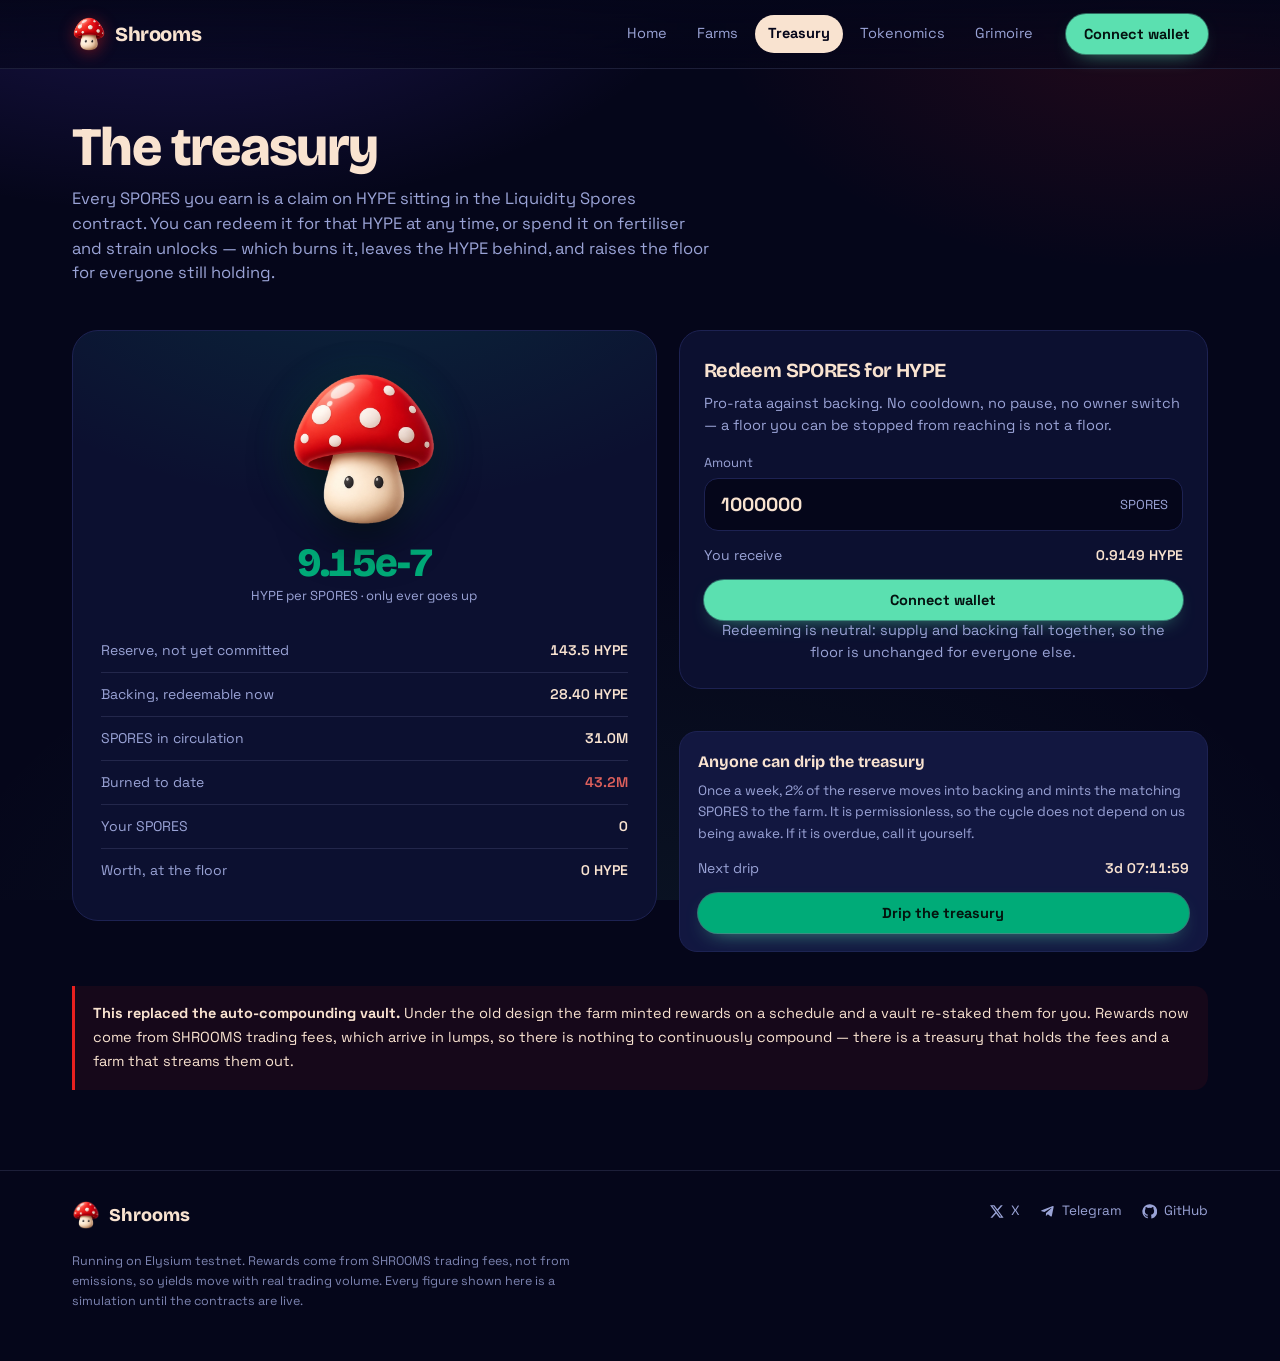
<file: vault.html>
<!doctype html>
<html lang="en">
<head>
<meta charset="utf-8">
<meta name="viewport" content="width=device-width, initial-scale=1">
<title>Treasury — Shrooms</title>
<meta name="description" content="Every SPORES is a claim on HYPE held by the Liquidity Spores treasury. Redeem it any time.">
<link rel="icon" href="assets/icon-32.png" sizes="32x32">
<link rel="apple-touch-icon" href="assets/icon-180.png">
<link rel="preconnect" href="https://fonts.googleapis.com">
<link rel="preconnect" href="https://fonts.gstatic.com" crossorigin>
<link href="https://fonts.googleapis.com/css2?family=Bricolage+Grotesque:opsz,wght@12..96,500;12..96,700;12..96,800&family=Space+Grotesk:wght@400;500;700&display=swap" rel="stylesheet">
<link rel="stylesheet" href="css/app.css">
<style>
  .tgrid{display:grid;grid-template-columns:1.05fr .95fr;gap:22px;margin-top:34px;align-items:start}
  .thero{
    position:relative;overflow:hidden;
    background:radial-gradient(130% 80% at 50% -20%, rgba(0,171,120,.16), transparent 62%), var(--void-2);
    border:1px solid var(--edge);border-radius:26px;padding:28px;
  }
  .tstage{position:relative;height:180px;display:grid;place-items:center;cursor:pointer;
    -webkit-tap-highlight-color:transparent;touch-action:manipulation}
  .tstage .glow{position:absolute;width:200px;height:200px;border-radius:50%;
    background:radial-gradient(circle,rgba(0,171,120,.3),transparent 68%);filter:blur(12px);transition:.25s}
  .tstage:hover .glow{opacity:1;transform:scale(1.14)}
  .tstage img{position:relative;width:158px;height:158px;transform-origin:50% 92%;
    filter:drop-shadow(0 16px 22px rgba(0,0,0,.6));animation:idle-bob 4.4s ease-in-out infinite;
    pointer-events:none;user-select:none}
  .tstage:hover img{animation:happy-hop .62s cubic-bezier(.26,.9,.35,1.3) infinite}
  .tstage img.is-popping{animation:pop-squash .5s cubic-bezier(.22,1.2,.3,1) 1 !important}
  .floorbig{text-align:center;margin-top:4px}
  .floorbig b{display:block;font-family:var(--display);font-weight:800;font-size:40px;line-height:1;
    letter-spacing:-.04em;color:var(--c-mint);font-variant-numeric:tabular-nums}
  .floorbig span{font-size:13px;color:var(--muted)}
  .rows{margin-top:22px}
  .row{display:flex;justify-content:space-between;padding:11px 0;border-bottom:1px solid var(--edge-soft);font-size:14px}
  .row:last-child{border-bottom:0}
  .row span{color:var(--muted)}
  .row b{font-weight:600;font-variant-numeric:tabular-nums}
  .dripbox{margin-top:20px;background:var(--void-3);border:1px solid var(--edge);border-radius:18px;padding:18px}
  .dripbox h4{font-family:var(--display);font-weight:700;font-size:16px;margin:0 0 6px}
  .dripbox p{color:var(--muted);font-size:13.5px;margin:0 0 14px;line-height:1.6}
  @media (max-width:900px){ .tgrid{grid-template-columns:1fr} }
</style>
</head>
<body>

<header class="bar">
  <div class="wrap bar-in">
    <a class="brand" href="index.html"><img src="assets/logo.png" alt="" width="34" height="34"><span>Shrooms</span></a>
    <nav class="nav">
      <a href="index.html">Home</a>
      <a href="farms.html">Farms</a>
      <a href="vault.html">Treasury</a>
      <a href="tokenomics.html">Tokenomics</a>
      <a href="grimoire.html">Grimoire</a>
    </nav>
    <button class="btn" data-connect>Connect wallet</button>
  </div>
</header>

<main class="wrap">

  <section class="phead">
    <h1>The treasury</h1>
    <p>Every SPORES you earn is a claim on HYPE sitting in the Liquidity Spores contract. You can redeem it for that HYPE at any time, or spend it on fertiliser and strain unlocks — which burns it, leaves the HYPE behind, and raises the floor for everyone still holding.</p>
  </section>

  <div class="tgrid">

    <div class="thero">
      <div class="tstage" id="stage" role="button" tabindex="0" aria-label="Poke the keeper">
        <span class="glow"></span>
        <img id="keeper" src="assets/strains/amanita.png" alt="Treasury keeper" width="158" height="158" draggable="false">
      </div>
      <div class="floorbig">
        <b id="floor">—</b>
        <span>HYPE per SPORES · only ever goes up</span>
      </div>

      <div class="rows">
        <div class="row"><span>Reserve, not yet committed</span><b id="reserve">— HYPE</b></div>
        <div class="row"><span>Backing, redeemable now</span><b id="backing">— HYPE</b></div>
        <div class="row"><span>SPORES in circulation</span><b id="supply">—</b></div>
        <div class="row"><span>Burned to date</span><b id="burned" style="color:var(--c-red)">—</b></div>
        <div class="row"><span>Your SPORES</span><b id="yours">0</b></div>
        <div class="row"><span>Worth, at the floor</span><b id="worth">0 HYPE</b></div>
      </div>
    </div>

    <div class="stack" style="gap:22px">
      <div class="panel">
        <h3>Redeem SPORES for HYPE</h3>
        <p style="margin-bottom:16px">Pro-rata against backing. No cooldown, no pause, no owner switch — a floor you can be stopped from reaching is not a floor.</p>
        <label for="r-amt">Amount</label>
        <div class="input">
          <input id="r-amt" type="number" min="0" value="1000000" inputmode="decimal">
          <span class="unit">SPORES</span>
        </div>
        <div class="row" style="border:0;padding:14px 0 4px">
          <span>You receive</span><b id="r-out">— HYPE</b>
        </div>
        <button class="btn" id="redeem" style="width:100%;margin-top:10px" data-connect>Connect wallet</button>
        <p class="fine">Redeeming is neutral: supply and backing fall together, so the floor is unchanged for everyone else.</p>
      </div>

      <div class="dripbox">
        <h4>Anyone can drip the treasury</h4>
        <p>Once a week, 2% of the reserve moves into backing and mints the matching SPORES to the farm. It is permissionless, so the cycle does not depend on us being awake. If it is overdue, call it yourself.</p>
        <div class="row" style="border:0;padding:0 0 14px">
          <span>Next drip</span><b id="next">—</b>
        </div>
        <button class="btn" id="drip" style="width:100%;background:var(--c-mint);color:#04140E">Drip the treasury</button>
      </div>
    </div>

  </div>

  <div class="note" style="margin-top:34px">
    <p><strong>This replaced the auto-compounding vault.</strong> Under the old design the farm minted rewards on a schedule and a vault re-staked them for you. Rewards now come from SHROOMS trading fees, which arrive in lumps, so there is nothing to continuously compound — there is a treasury that holds the fees and a farm that streams them out.</p>
  </div>

</main>

<footer>
  <div class="wrap">
    <div class="foot-top">
      <span class="foot-brand"><img src="assets/logo.png" alt="" width="28" height="28">Shrooms</span>
      <div class="socials">
        <a href="https://x.com/Shroomshype" target="_blank" rel="noopener"><svg viewBox="0 0 24 24" aria-hidden="true"><path d="M18.9 2H22l-7.3 8.4L23.3 22h-6.7l-5.2-6.9L5.4 22H2.3l7.8-9L1.7 2h6.9l4.7 6.3L18.9 2Zm-1.1 18h1.7L7.3 3.7H5.5L17.8 20Z"/></svg>X</a>
        <a href="https://t.me/shroomshype" target="_blank" rel="noopener"><svg viewBox="0 0 24 24" aria-hidden="true"><path d="M21.9 4.3 18.9 19c-.2 1-.8 1.3-1.7.8l-4.6-3.4-2.2 2.1c-.3.3-.5.5-1 .5l.3-4.7 8.5-7.7c.4-.3-.1-.5-.6-.2L7.1 12.9l-4.5-1.4c-1-.3-1-1 .2-1.4l17.6-6.8c.8-.3 1.5.2 1.5 1Z"/></svg>Telegram</a>
        <a href="https://github.com/Shroomshype" target="_blank" rel="noopener"><svg viewBox="0 0 24 24" aria-hidden="true"><path d="M12 .5a11.5 11.5 0 0 0-3.6 22.4c.6.1.8-.2.8-.6v-2c-3.2.7-3.9-1.5-3.9-1.5-.5-1.3-1.3-1.7-1.3-1.7-1-.7.1-.7.1-.7 1.1.1 1.7 1.2 1.7 1.2 1 1.7 2.7 1.2 3.4.9.1-.7.4-1.2.7-1.5-2.6-.3-5.3-1.3-5.3-5.8 0-1.3.5-2.3 1.2-3.1-.1-.3-.5-1.5.1-3.1 0 0 1-.3 3.2 1.2a11 11 0 0 1 5.8 0c2.2-1.5 3.2-1.2 3.2-1.2.6 1.6.2 2.8.1 3.1.8.8 1.2 1.8 1.2 3.1 0 4.5-2.7 5.5-5.3 5.8.4.4.8 1.1.8 2.2v3.3c0 .4.2.7.8.6A11.5 11.5 0 0 0 12 .5Z"/></svg>GitHub</a>
      </div>
    </div>
    <p class="disc">Running on Elysium testnet. Rewards come from SHROOMS trading fees, not from emissions, so yields move with real trading volume. Every figure shown here is a simulation until the contracts are live.</p>
  </div>
</footer>

<script src="js/config.js"></script>
<script src="js/data.js"></script>
<script src="js/app.js"></script>
<script>
  Shrooms.markCurrentNav();
  Shrooms.initWallet();

  // Illustrative state, in the same shape the contract exposes.
  var reserve = 143.5, backing = 28.4, supply = 31_040_000, burned = 43_200_000;
  function floor() { return backing / supply; }

  function paint() {
    document.getElementById('floor').textContent = floor().toExponential(2);
    document.getElementById('reserve').textContent = reserve.toFixed(1) + ' HYPE';
    document.getElementById('backing').textContent = backing.toFixed(2) + ' HYPE';
    document.getElementById('supply').textContent = (supply / 1e6).toFixed(1) + 'M';
    document.getElementById('burned').textContent = (burned / 1e6).toFixed(1) + 'M';
    out();
  }
  function out() {
    var n = Math.max(0, parseFloat(document.getElementById('r-amt').value) || 0);
    document.getElementById('r-out').textContent = (n * floor()).toFixed(4) + ' HYPE';
  }
  document.getElementById('r-amt').addEventListener('input', out);
  paint();

  // countdown to the next drip
  var left = 3 * 86400 + 7 * 3600 + 12 * 60;
  function pad(n) { return String(n).padStart(2, '0'); }
  setInterval(function () {
    left = left > 0 ? left - 1 : 7 * 86400;
    var d = Math.floor(left / 86400), h = Math.floor(left / 3600) % 24;
    document.getElementById('next').textContent =
      d + 'd ' + pad(h) + ':' + pad(Math.floor(left / 60) % 60) + ':' + pad(left % 60);
  }, 1000);

  // poking the keeper, same gesture as a farm card
  var stage = document.getElementById('stage'), keeper = document.getElementById('keeper');
  stage.addEventListener('click', function (e) {
    Shrooms.sparkle(stage, TIER_SPARK.Legendary, e);
    if (!Shrooms.REDUCED) {
      keeper.classList.remove('is-popping');
      void keeper.offsetWidth;
      keeper.classList.add('is-popping');
      keeper.addEventListener('animationend', function () {
        keeper.classList.remove('is-popping');
      }, { once: true });
    }
  });
  stage.addEventListener('keydown', function (e) {
    if (e.key === 'Enter' || e.key === ' ') { e.preventDefault(); stage.click(); }
  });

  document.getElementById('drip').addEventListener('click', function () {
    var b = this;
    b.disabled = true; b.textContent = 'Dripping…';
    setTimeout(function () {
      var moved = reserve * 0.02;
      reserve -= moved;
      var minted = (moved * supply) / backing;
      backing += moved; supply += minted;
      paint();
      b.textContent = 'Dripped ' + moved.toFixed(2) + ' HYPE';
      setTimeout(function () { b.disabled = false; b.textContent = 'Drip the treasury'; }, 1600);
    }, 900);
  });

  document.addEventListener('wallet', function (e) {
    var r = document.getElementById('redeem');
    r.textContent = e.detail.connected ? 'Redeem' : 'Connect wallet';
    if (e.detail.connected) {
      r.removeAttribute('data-connect');
      document.getElementById('yours').textContent = '2.4M';
      document.getElementById('worth').textContent = (2_400_000 * floor()).toFixed(3) + ' HYPE';
    }
  });
</script>
</body>
</html>
</file>
<file: css/app.css>
/* ============================================================
   Shrooms — shared styles
   Palette sampled from the mascot render and the brand banner.
   ============================================================ */

:root{
  --void:#05061A;
  --void-2:#0C1030;
  --void-3:#121740;
  --edge:#1D2252;
  --edge-soft:rgba(154,163,214,.16);
  --violet:#17014D;
  --violet-lit:#6B4BFF;
  --scarlet:#E8201F;
  --scarlet-hi:#FF3A34;
  --cream:#F9E3D0;
  --muted:#9AA3D6;
  --spore:#5BE0B0;
  --gold:#FFC53D;
  --cyan:#4FC8F0;
  --moss:#8FB573;

  --r-legendary:var(--gold);
  --r-epic:var(--violet-lit);
  --r-rare:var(--cyan);
  --r-common:var(--moss);

  --display:"Bricolage Grotesque","Trebuchet MS",Verdana,sans-serif;
  --body:"Space Grotesk","Segoe UI",Helvetica,Arial,sans-serif;

  --page:1180px;
}

*{box-sizing:border-box}
html{-webkit-text-size-adjust:100%;scroll-behavior:smooth}
body{
  margin:0;
  background:var(--void);
  color:var(--cream);
  font-family:var(--body);
  font-size:16px;line-height:1.5;
  overflow-x:hidden;
  background-image:
    radial-gradient(880px 460px at 14% -8%, rgba(107,75,255,.24), transparent 62%),
    radial-gradient(720px 420px at 90% 2%, rgba(232,32,31,.13), transparent 60%),
    radial-gradient(1200px 760px at 50% 112%, rgba(91,224,176,.07), transparent 62%);
  background-attachment:fixed;
}
a{color:inherit}
img{display:block;max-width:100%}
h1,h2,h3{font-family:var(--display);letter-spacing:-.03em;margin:0}
::selection{background:var(--scarlet);color:var(--cream)}
:focus-visible{outline:2px solid var(--spore);outline-offset:3px;border-radius:8px}

.wrap{max-width:var(--page);margin:0 auto;padding:0 22px}
.stack{display:flex;flex-direction:column}

/* ---------------- top bar ---------------- */
.bar{
  position:sticky;top:0;z-index:50;
  backdrop-filter:blur(14px);
  background:linear-gradient(to bottom,rgba(5,6,26,.95),rgba(5,6,26,.62));
  border-bottom:1px solid var(--edge-soft);
}
.bar-in{display:flex;align-items:center;gap:20px;height:68px}
.brand{display:flex;align-items:center;gap:9px;font-family:var(--display);font-weight:800;font-size:20px;letter-spacing:-.02em;text-decoration:none}
.brand img{width:34px;height:34px;filter:drop-shadow(0 3px 8px rgba(232,32,31,.45))}
.nav{display:flex;gap:4px;margin-left:auto}
.nav a{
  text-decoration:none;font-size:14.5px;color:var(--muted);
  padding:8px 13px;border-radius:999px;transition:.16s;
}
.nav a:hover{color:var(--cream);background:rgba(154,163,214,.1)}
.nav a[aria-current="page"]{color:var(--void);background:var(--cream);font-weight:700}

.btn{
  font-family:var(--body);font-weight:700;font-size:14.5px;
  border:0;cursor:pointer;color:#041210;
  background:var(--spore);
  padding:11px 18px;border-radius:999px;
  text-decoration:none;display:inline-flex;align-items:center;justify-content:center;gap:8px;
  box-shadow:0 0 0 1px rgba(91,224,176,.45), 0 8px 22px -12px rgba(91,224,176,.9);
  transition:transform .12s ease, filter .15s ease;
}
.btn:hover{transform:translateY(-1px);filter:brightness(1.07)}
.btn:active{transform:translateY(0) scale(.98)}
.btn:disabled{opacity:.5;cursor:not-allowed;transform:none}
.btn-ghost{background:transparent;color:var(--cream);box-shadow:inset 0 0 0 1.5px rgba(154,163,214,.32)}
.btn-ghost:hover{box-shadow:inset 0 0 0 1.5px var(--scarlet)}

/* ---------------- page header ---------------- */
.phead{padding:52px 0 10px}
.phead h1{font-weight:800;font-size:clamp(34px,5vw,54px);line-height:1}
.phead p{color:var(--muted);font-size:16.5px;margin:12px 0 0;max-width:58ch}

/* ---------------- stat strip ---------------- */
.strip{
  display:grid;grid-template-columns:repeat(4,1fr);gap:1px;
  background:var(--edge-soft);border:1px solid var(--edge-soft);
  border-radius:16px;overflow:hidden;
}
.strip div{background:var(--void-2);padding:16px 18px}
.strip dt{font-size:12.5px;color:var(--muted);margin:0 0 4px}
.strip dd{margin:0;font-family:var(--display);font-weight:700;font-size:22px;letter-spacing:-.02em;font-variant-numeric:tabular-nums}

/* ---------------- brand band ---------------- */
.band{width:100vw;position:relative;left:50%;transform:translateX(-50%);line-height:0}
.band img{width:100%;height:auto}
.band::before,.band::after{content:"";position:absolute;left:0;right:0;height:90px;pointer-events:none}
.band::before{top:0;background:linear-gradient(to bottom,var(--void),transparent)}
.band::after{bottom:0;background:linear-gradient(to top,var(--void),transparent)}

/* ---------------- section head ---------------- */
.head{display:flex;align-items:flex-end;gap:18px;flex-wrap:wrap;margin:0 0 6px}
.head h2{font-weight:800;font-size:clamp(26px,3.4vw,38px)}
.head p{margin:0 0 4px;color:var(--muted);font-size:15px}

.filters{display:flex;gap:8px;margin:20px 0 24px;flex-wrap:wrap}
.chip{
  font:500 13.5px/1 var(--body);color:var(--muted);cursor:pointer;
  background:transparent;border:1px solid rgba(154,163,214,.2);
  padding:9px 14px;border-radius:999px;transition:.15s;
}
.chip:hover{color:var(--cream);border-color:rgba(154,163,214,.45)}
.chip[aria-pressed="true"]{background:var(--cream);color:var(--void);border-color:var(--cream);font-weight:700}

/* ============================================================
   Strain cards — the game surface
   ============================================================ */
.grid{display:grid;grid-template-columns:repeat(auto-fill,minmax(258px,1fr));gap:20px}

.card{
  position:relative;
  background:radial-gradient(130% 72% at 50% -16%, rgba(255,255,255,.07), transparent 62%), var(--void-2);
  border:1px solid var(--edge);
  border-radius:28px 28px 14px 14px;
  padding:20px 18px 18px;
  display:flex;flex-direction:column;
  transition:border-color .2s ease, transform .2s ease, box-shadow .2s ease;
  overflow:hidden;
}
.card::before{
  content:"";position:absolute;inset:-1px -1px auto;height:76px;border-radius:28px 28px 0 0;
  background:linear-gradient(to bottom,color-mix(in srgb,var(--tier) 24%,transparent),transparent);
  pointer-events:none;
}
.card:hover,.card.is-touched{
  border-color:var(--tier);
  transform:translateY(-4px);
  box-shadow:0 22px 44px -26px color-mix(in srgb,var(--tier) 70%,transparent);
}

.tier{
  position:relative;display:inline-flex;align-items:center;gap:6px;align-self:flex-start;
  font-size:11.5px;font-weight:700;color:var(--tier);
  border:1px solid color-mix(in srgb,var(--tier) 45%,transparent);
  background:color-mix(in srgb,var(--tier) 12%,transparent);
  padding:4px 10px;border-radius:999px;
}
.tier i{width:6px;height:6px;border-radius:50%;background:var(--tier);display:block}

/* --- the mascot stage --- */
.stage{
  position:relative;height:160px;display:grid;place-items:center;
  margin:4px 0 2px;cursor:pointer;
  -webkit-tap-highlight-color:transparent;
  touch-action:manipulation;
}
.stage .glow{
  position:absolute;width:150px;height:150px;border-radius:50%;
  background:radial-gradient(circle,color-mix(in srgb,var(--tier) 34%,transparent),transparent 68%);
  filter:blur(10px);opacity:.55;transition:opacity .25s ease,transform .25s ease;
}
.card:hover .glow,.card.is-touched .glow{opacity:1;transform:scale(1.14)}

.shroom{
  position:relative;width:132px;height:132px;
  filter:drop-shadow(0 14px 18px rgba(0,0,0,.55));
  transform-origin:50% 92%;
  animation:idle-bob 4.2s ease-in-out infinite;
  animation-delay:var(--phase,0s);
  will-change:transform;
  user-select:none;-webkit-user-drag:none;pointer-events:none;
}
/* touching it makes it happy, and it keeps being happy while touched */
.card:hover .shroom,.card.is-touched .shroom{
  animation:happy-hop .62s cubic-bezier(.26,.9,.35,1.3) infinite;
  animation-delay:0s;
}
/* the click pop overrides both, once */
.shroom.is-popping{animation:pop-squash .5s cubic-bezier(.22,1.2,.3,1) 1 !important}

@keyframes idle-bob{
  0%,100%{transform:translateY(0) rotate(0deg) scale(1,1)}
  28%    {transform:translateY(-6px) rotate(-1.6deg) scale(.99,1.01)}
  62%    {transform:translateY(-2px) rotate(1.3deg) scale(1.01,.99)}
}
@keyframes happy-hop{
  0%  {transform:translateY(0) scale(1,1) rotate(0deg)}
  22% {transform:translateY(-18px) scale(.93,1.1) rotate(-4deg)}
  48% {transform:translateY(0) scale(1.09,.91) rotate(0deg)}
  70% {transform:translateY(-7px) scale(.98,1.04) rotate(3.5deg)}
  100%{transform:translateY(0) scale(1,1) rotate(0deg)}
}
@keyframes pop-squash{
  0%  {transform:translateY(0) scale(1,1)}
  18% {transform:translateY(4px) scale(1.18,.8)}
  42% {transform:translateY(-26px) scale(.86,1.18)}
  70% {transform:translateY(0) scale(1.1,.92)}
  100%{transform:translateY(0) scale(1,1)}
}

/* --- sparkles --- */
.sparkle{
  position:absolute;left:50%;top:50%;
  width:var(--s,9px);height:var(--s,9px);
  margin:calc(var(--s,9px) / -2) 0 0 calc(var(--s,9px) / -2);
  pointer-events:none;z-index:3;
  color:var(--sc,var(--gold));
  animation:sparkle-fly var(--dur,760ms) cubic-bezier(.17,.78,.4,1) forwards;
}
.sparkle::before{
  content:"";position:absolute;inset:0;background:currentColor;
  clip-path:polygon(50% 0,61% 39%,100% 50%,61% 61%,50% 100%,39% 61%,0 50%,39% 39%);
}
@keyframes sparkle-fly{
  0%  {transform:translate(0,0) scale(0) rotate(0deg);opacity:0}
  18% {opacity:1}
  100%{transform:translate(var(--dx),var(--dy)) scale(var(--sc2,1.15)) rotate(var(--rot,160deg));opacity:0}
}

.name{font-weight:700;font-size:20px;text-align:center;margin:2px 0 0}
.pair{text-align:center;font-size:13px;line-height:1.45;color:var(--muted);margin:5px 0 14px}

.apy{
  text-align:center;border-top:1px dashed var(--edge-soft);border-bottom:1px dashed var(--edge-soft);
  padding:12px 0;margin-bottom:14px;
}
.apy b{
  display:block;font-family:var(--display);font-weight:800;
  font-size:34px;line-height:1;letter-spacing:-.035em;color:var(--tier);font-variant-numeric:tabular-nums;
}
.apy span{font-size:12.5px;color:var(--muted)}

.meta{display:flex;justify-content:space-between;font-size:12.5px;color:var(--muted);margin-bottom:7px}
.meta b{color:var(--cream);font-weight:500;font-variant-numeric:tabular-nums}
.bar-track{height:7px;border-radius:999px;background:rgba(154,163,214,.14);overflow:hidden;margin:10px 0 14px}
.bar-fill{height:100%;border-radius:999px;background:linear-gradient(90deg,var(--tier),color-mix(in srgb,var(--tier) 45%,var(--cream)))}
.card .btn{width:100%;margin-top:auto;background:var(--tier);color:#07081C;box-shadow:none}

/* ============================================================
   Panels, tables, prose
   ============================================================ */
.panel{
  background:var(--void-2);border:1px solid var(--edge);
  border-radius:22px;padding:24px;
}
.panel h3{font-weight:700;font-size:20px;margin-bottom:8px}
.panel p{color:var(--muted);font-size:14.5px;margin:0}

.cols-2{display:grid;grid-template-columns:1fr 1fr;gap:20px}
.cols-3{display:grid;grid-template-columns:repeat(3,1fr);gap:22px}

.prose{max-width:72ch}
.prose h2{font-size:28px;font-weight:800;margin:44px 0 12px}
.prose h3{font-size:19px;font-weight:700;margin:28px 0 8px}
.prose p,.prose li{color:var(--muted);font-size:15.5px;line-height:1.72}
.prose ul{padding-left:20px}
.prose li{margin-bottom:8px}
.prose strong{color:var(--cream);font-weight:600}
.prose code{
  font-family:ui-monospace,SFMono-Regular,Menlo,monospace;font-size:13.5px;
  background:var(--void-3);border:1px solid var(--edge);border-radius:6px;padding:2px 6px;color:var(--spore);
}
.prose a{color:var(--spore)}

table{width:100%;border-collapse:collapse;font-size:14.5px}
th,td{text-align:left;padding:12px 14px;border-bottom:1px solid var(--edge-soft)}
th{color:var(--muted);font-weight:500;font-size:13px}
td{color:var(--cream)}
td.num,th.num{text-align:right;font-variant-numeric:tabular-nums}

.note{
  border-left:3px solid var(--scarlet);
  background:rgba(232,32,31,.07);
  border-radius:0 14px 14px 0;padding:16px 18px;margin:26px 0;
}
.note p{margin:0;color:var(--cream);font-size:14.5px;line-height:1.65}

/* ---------------- modal ---------------- */
.veil{position:fixed;inset:0;background:rgba(3,4,16,.82);backdrop-filter:blur(7px);z-index:70;display:grid;place-items:center;padding:20px}
.veil[hidden]{display:none}
.sheet{
  width:min(470px,100%);background:var(--void-2);border:1px solid var(--edge);
  border-radius:26px;padding:24px;box-shadow:0 40px 90px -30px #000;
  animation:sheet-in .22s cubic-bezier(.2,.9,.3,1.1);
}
@keyframes sheet-in{from{opacity:0;transform:translateY(14px) scale(.97)}to{opacity:1;transform:none}}
.sheet-top{display:flex;gap:14px;align-items:center;margin-bottom:18px}
.sheet-top img{width:60px;height:60px;flex:none;filter:drop-shadow(0 6px 10px rgba(0,0,0,.5))}
.sheet h3{font-weight:800;font-size:23px}
.sheet .sub{color:var(--muted);font-size:13.5px}
.close{margin-left:auto;background:none;border:0;color:var(--muted);font-size:26px;cursor:pointer;line-height:1;padding:2px 8px}
.close:hover{color:var(--cream)}

label{display:block;font-size:13px;color:var(--muted);margin-bottom:6px}
.input{display:flex;align-items:center;gap:10px;background:var(--void);border:1px solid var(--edge);border-radius:14px;padding:12px 14px}
.input input{flex:1;background:none;border:0;color:var(--cream);font:700 19px/1 var(--body);min-width:0;outline:none}
.input .unit{font-size:13px;color:var(--muted)}
.input .max{
  background:rgba(91,224,176,.14);color:var(--spore);border:0;cursor:pointer;
  font:700 11.5px/1 var(--body);padding:6px 9px;border-radius:7px;
}
.input .max:hover{background:rgba(91,224,176,.24)}

.proj{display:grid;grid-template-columns:repeat(3,1fr);gap:10px;margin:16px 0 18px}
.proj div{background:var(--void);border:1px solid var(--edge);border-radius:14px;padding:11px 12px}
.proj dt{font-size:11.5px;color:var(--muted)}
.proj dd{margin:3px 0 0;font-family:var(--display);font-weight:700;font-size:17px;font-variant-numeric:tabular-nums;letter-spacing:-.02em}
.fine{font-size:12px;color:var(--muted);text-align:center;margin:12px 0 0}

/* ---------------- footer ---------------- */
footer{margin-top:80px;border-top:1px solid var(--edge-soft);padding:30px 0 50px}
.foot-top{display:flex;gap:26px;align-items:flex-start;flex-wrap:wrap}
.foot-brand{display:flex;align-items:center;gap:9px;font-family:var(--display);font-weight:800;font-size:18px}
.foot-brand img{width:28px;height:28px}
.socials{display:flex;gap:20px;margin-left:auto;font-size:13.5px;color:var(--muted);flex-wrap:wrap}
.socials a{text-decoration:none;display:inline-flex;align-items:center;gap:7px;transition:color .15s}
.socials a:hover{color:var(--cream)}
.socials svg{width:15px;height:15px;fill:currentColor}
.disc{margin:22px 0 0;max-width:68ch;font-size:12.5px;color:var(--muted);opacity:.8;line-height:1.6}

/* ---------------- responsive ---------------- */
@media (max-width:900px){
  .cols-2,.cols-3{grid-template-columns:1fr}
  .strip{grid-template-columns:repeat(2,1fr)}
}
@media (max-width:760px){
  /* The bar becomes two rows rather than a fixed bottom tab bar: .bar has a
     backdrop-filter, which makes it a containing block, so a position:fixed
     child anchors to the bar instead of the viewport and lands over the logo. */
  .bar-in{flex-wrap:wrap;height:auto;padding:10px 0 8px;gap:10px}
  .nav{
    order:3;width:100%;margin-left:0;
    justify-content:space-between;gap:4px;
    overflow-x:auto;scrollbar-width:none;
  }
  .nav::-webkit-scrollbar{display:none}
  .nav a{flex:1;text-align:center;font-size:13.5px;padding:9px 6px;white-space:nowrap}
  .bar-in > [data-connect]{margin-left:auto}
  .phead{padding-top:30px}
  .band::before,.band::after{height:46px}
  .socials{margin-left:0;width:100%}
}
@media (max-width:420px){
  .grid{grid-template-columns:1fr}
  .brand{font-size:18px}
}

@media (prefers-reduced-motion:reduce){
  *,*::before,*::after{animation-duration:.001ms!important;animation-iteration-count:1!important;transition-duration:.001ms!important}
  html{scroll-behavior:auto}
}

/* ============================================================
   Charts — validated dark-surface categorical palette.
   Steps derived from the brand hues, pulled into the OKLCH
   dark band (L 0.48–0.67) so they stay legible on --void-2.
   ============================================================ */
:root{
  --c-mint:#00AB78;
  --c-amber:#B68700;
  --c-violet:#A870E1;
  --c-red:#E0615C;
}

.chartcard{
  background:var(--void-2);border:1px solid var(--edge);
  border-radius:22px;padding:22px 22px 18px;position:relative;
}
.chartcard h3{font-weight:700;font-size:19px;margin:0 0 4px}
.chartcard .sub{color:var(--muted);font-size:14px;margin:0 0 18px;max-width:62ch;line-height:1.6}
.chart{width:100%;height:auto;display:block;overflow:visible}
.ctick{fill:var(--muted);font:500 11px var(--body)}
.clabel{font:700 12px var(--display)}
.dcenter{fill:var(--cream);font:800 24px var(--display);letter-spacing:-.02em}

.ctip{
  position:absolute;top:14px;transform:translateX(-50%);
  background:rgba(5,6,26,.96);border:1px solid var(--edge);border-radius:12px;
  padding:9px 12px;font-size:12.5px;pointer-events:none;z-index:5;white-space:nowrap;
  box-shadow:0 10px 24px -12px #000;
}
.ctip b{display:block;color:var(--cream);margin-bottom:5px;font-size:12px}
.ctip span{display:flex;align-items:center;gap:7px;color:var(--muted);line-height:1.7}
.ctip i{width:9px;height:9px;border-radius:3px;flex:none}
.ctip em{color:var(--cream);font-style:normal;font-weight:600;margin-left:auto;padding-left:14px;font-variant-numeric:tabular-nums}

.donut{width:210px;height:210px;display:block;margin:0 auto}
.legend{list-style:none;margin:14px 0 0;padding:0;display:flex;flex-direction:column;gap:8px}
.legend li{display:flex;align-items:center;gap:9px;font-size:13.5px;color:var(--muted)}
.legend i{width:11px;height:11px;border-radius:3px;flex:none}
.legend em{margin-left:auto;color:var(--cream);font-style:normal;font-weight:600;font-variant-numeric:tabular-nums}

.srow{display:flex;align-items:center;gap:12px;margin-bottom:11px;font-size:13.5px}
.slabel{width:150px;color:var(--muted);flex:none}
.sbar{display:flex;height:22px;border-radius:7px;overflow:hidden;gap:2px;min-width:2px}
.sbar span{display:block}
.svalue{margin-left:auto;color:var(--cream);font-weight:700;font-variant-numeric:tabular-nums;flex:none}

/* live burn ticker */
.burnwrap{
  background:
    radial-gradient(130% 80% at 50% -20%, rgba(224,97,92,.16), transparent 62%),
    var(--void-2);
  border:1px solid var(--edge);border-radius:22px;padding:26px;
}
.burnbig{
  font-family:var(--display);font-weight:800;font-size:clamp(38px,6vw,62px);
  line-height:1;letter-spacing:-.04em;color:var(--c-red);font-variant-numeric:tabular-nums;
}
.burnsub{color:var(--muted);font-size:14px;margin:8px 0 0}
.spark{display:flex;align-items:flex-end;gap:3px;height:56px;margin-top:20px}
.spark span{
  flex:1;background:var(--c-red);border-radius:3px 3px 0 0;opacity:.75;
  transition:height .5s cubic-bezier(.3,.85,.35,1);min-height:2px;
}
.spark span:last-child{opacity:1;background:var(--scarlet-hi)}
.feed{list-style:none;margin:18px 0 0;padding:0;font-size:13px;max-height:168px;overflow:hidden}
.feed li{
  display:flex;gap:10px;align-items:center;color:var(--muted);
  padding:7px 0;border-bottom:1px solid var(--edge-soft);
  animation:feedin .4s ease;
}
.feed li:last-child{border-bottom:0}
.feed b{color:var(--c-red);font-variant-numeric:tabular-nums}
.feed .who{color:var(--cream);font-family:ui-monospace,Menlo,monospace;font-size:12px}
.feed .ago{margin-left:auto;font-size:11.5px;opacity:.7}
@keyframes feedin{from{opacity:0;transform:translateY(-6px)}to{opacity:1;transform:none}}

.live{
  display:inline-flex;align-items:center;gap:7px;font-size:11.5px;color:var(--muted);
  border:1px solid var(--edge);border-radius:999px;padding:4px 11px;
}
.live i{width:7px;height:7px;border-radius:50%;background:var(--spore);animation:pulse 2s ease-in-out infinite}
@keyframes pulse{0%,100%{opacity:1}50%{opacity:.25}}

.tablefall{margin-top:16px;font-size:13px}
.tablefall summary{color:var(--muted);cursor:pointer;font-size:13px;padding:6px 0}
.tablefall summary:hover{color:var(--cream)}
.tablefall table{margin-top:10px}
.tablefall th,.tablefall td{padding:7px 10px;font-size:12.5px}

@media (max-width:900px){
  .slabel{width:96px;font-size:12.5px}
  .chartcard{padding:18px 14px 14px}
}

/* gate notice + buy link inside the stake sheet */
.gatebox{
  display:flex;flex-direction:column;gap:4px;
  background:rgba(255,197,61,.08);border:1px solid rgba(255,197,61,.3);
  border-radius:14px;padding:13px 15px;margin:0 0 18px;
}
.gatebox b{font-family:var(--display);font-weight:800;font-size:17px;color:var(--gold)}
.gatebox span{font-size:12.5px;color:var(--muted);line-height:1.55}
.getlink{
  display:block;text-align:center;margin-top:12px;font-size:13px;
  color:var(--spore);text-decoration:none;
}
.getlink:hover{text-decoration:underline}
</file>
